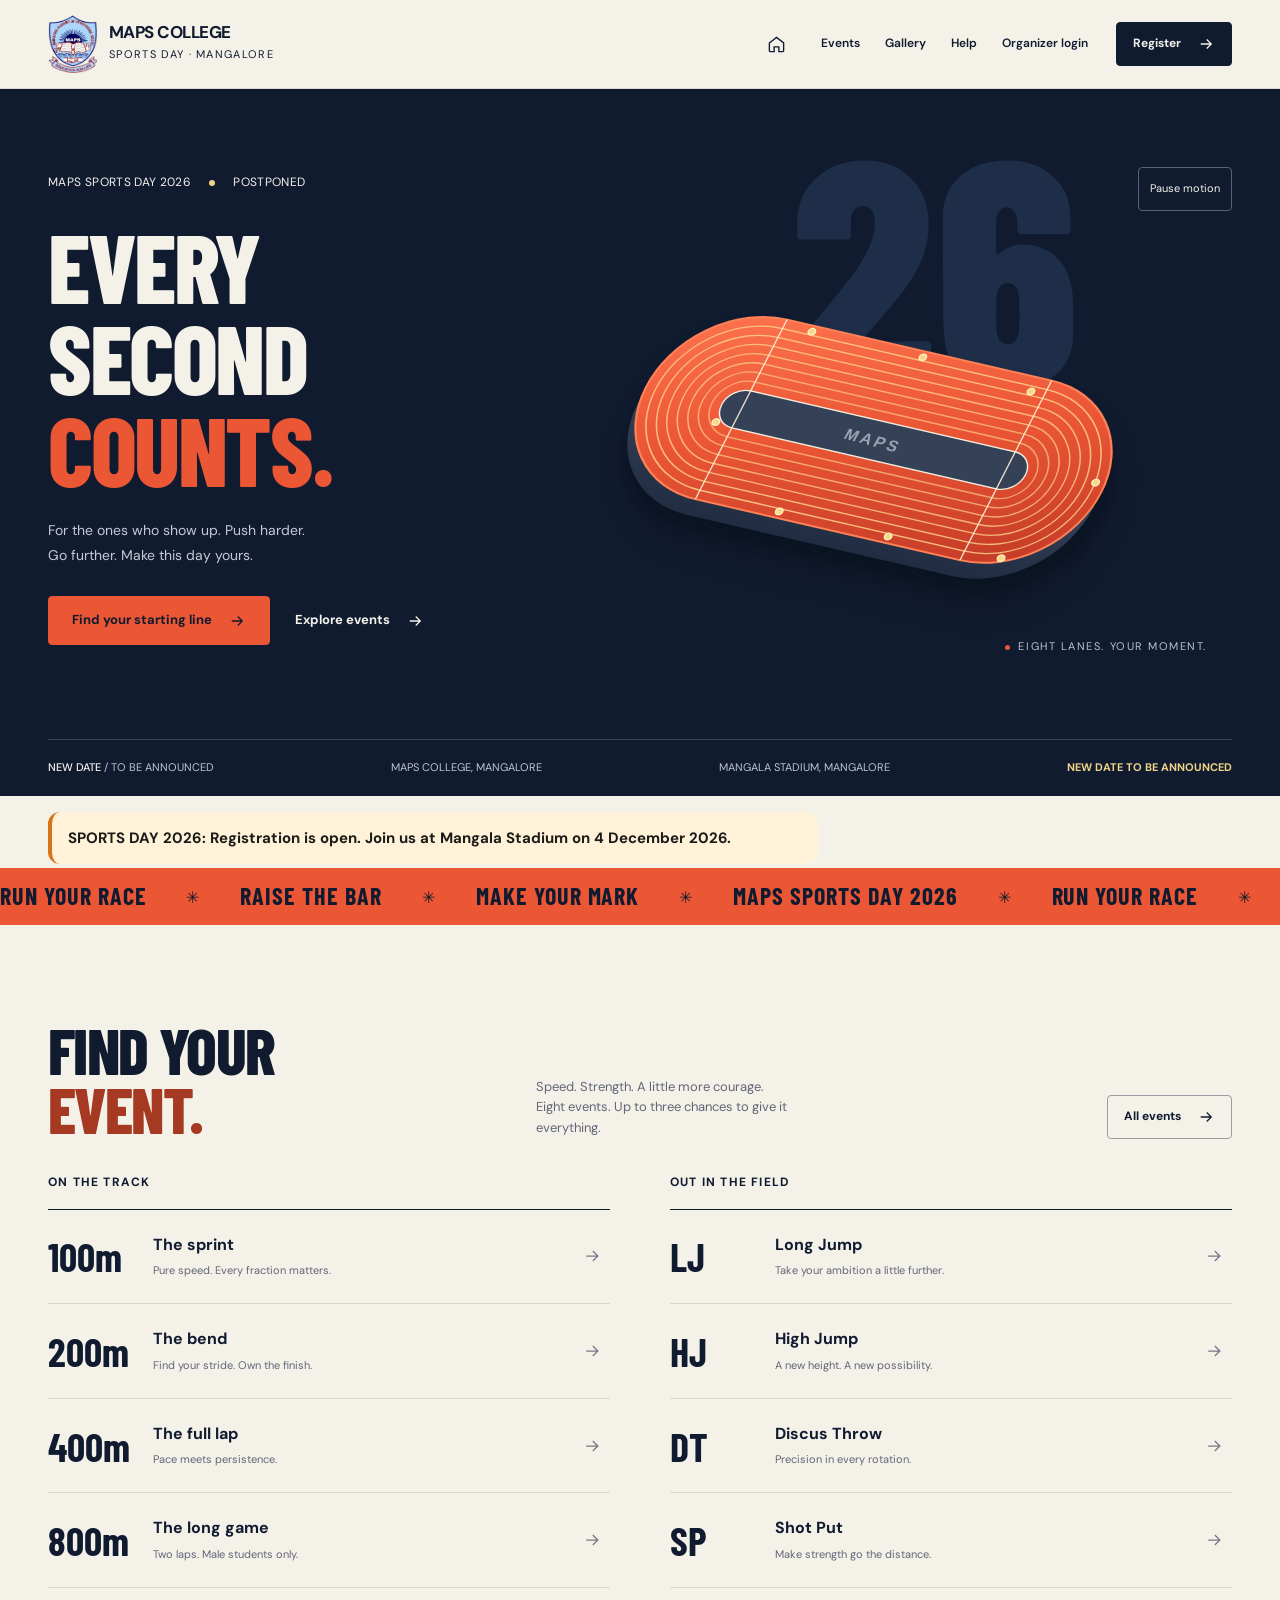
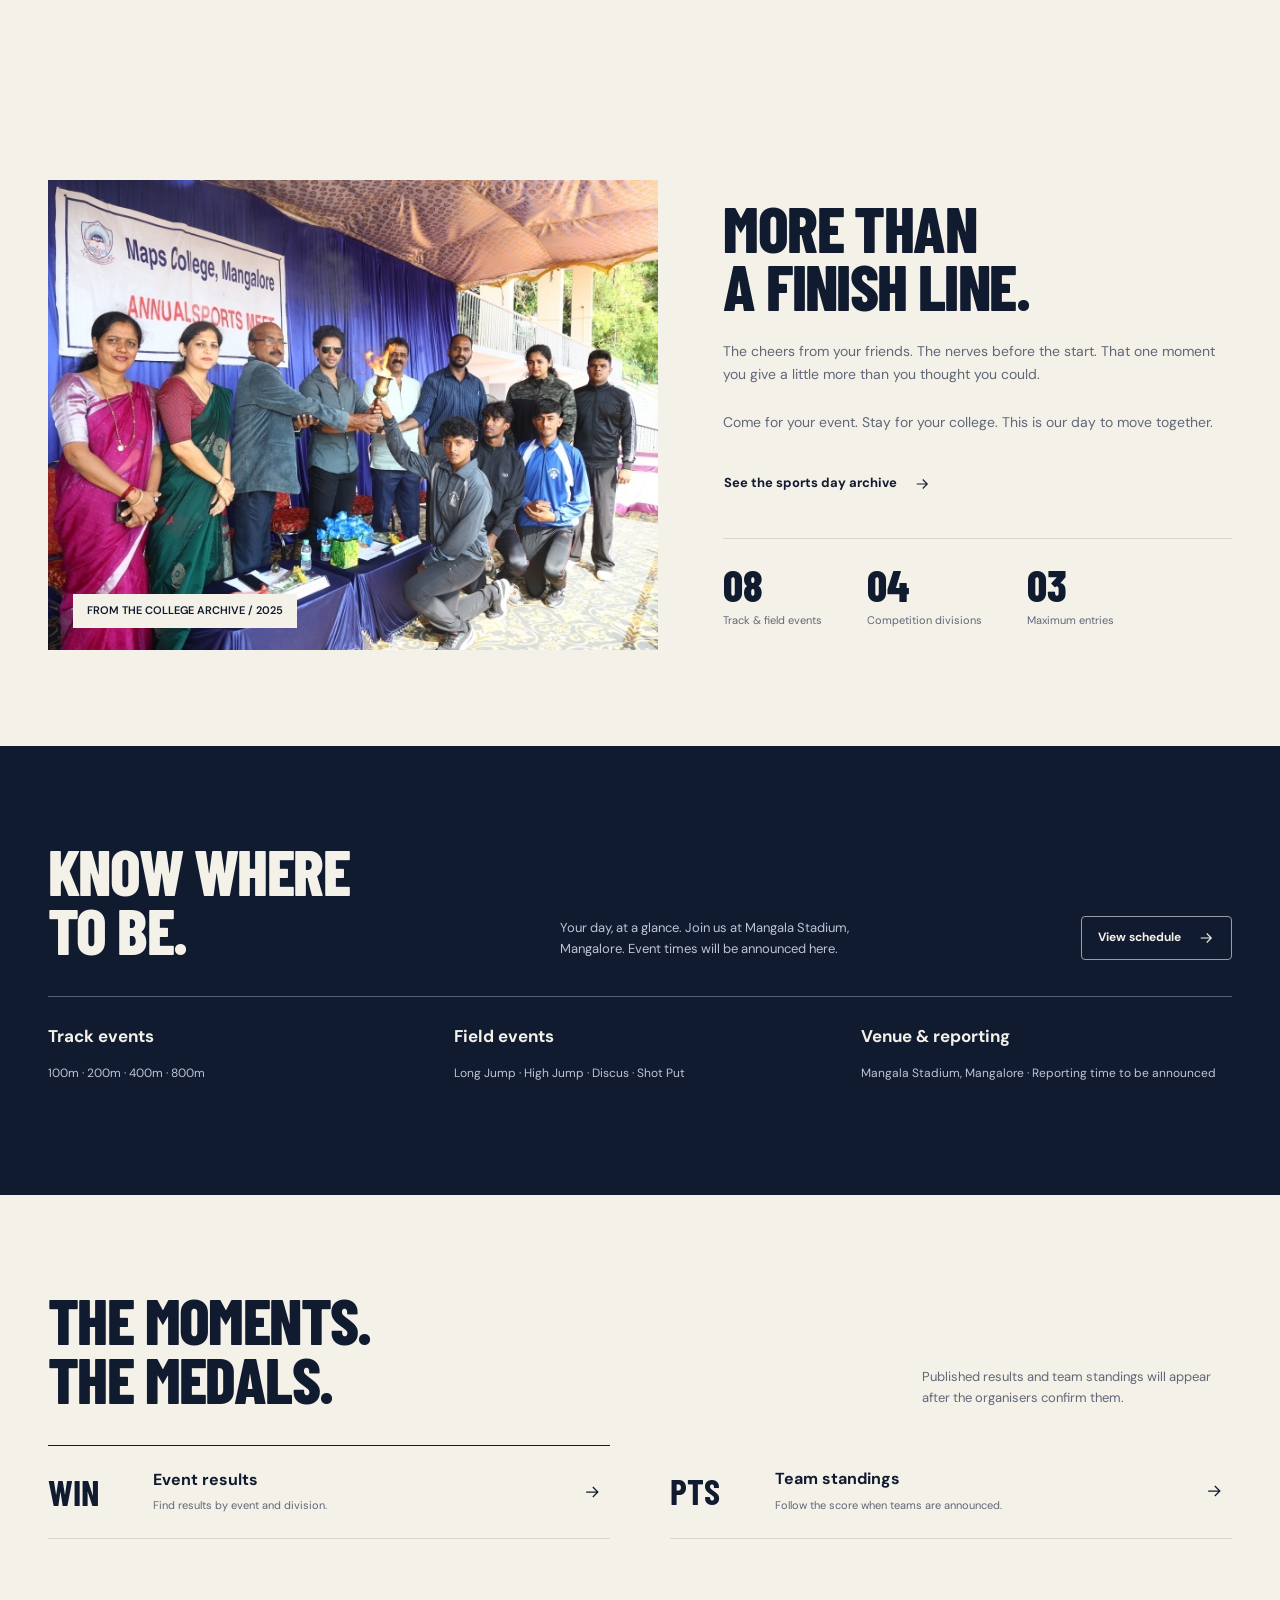
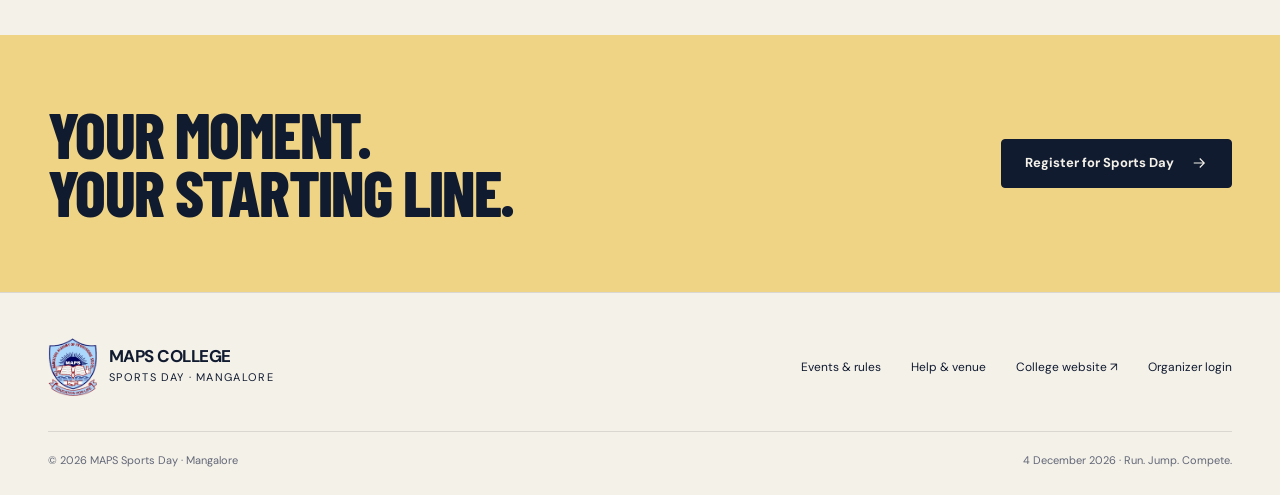
<file: MAPS-Sports-Day-Website/index.html>
<!doctype html>
<html lang="en">
<head>
  <meta charset="utf-8">
  <meta name="viewport" content="width=device-width, initial-scale=1">
  <meta name="theme-color" content="#f4f1e9">
  <meta name="description" content="MAPS College Sports Day 2026 — Mangalore. Join us at Mangala Stadium on 4 December 2026.">
  <title>Sports Day 2026 · MAPS Sports Day</title>
  <link rel="stylesheet" href="style.css">
</head>
<body data-page="home">
  <a class="skip" href="#main">Skip to content</a>
  <header class="masthead">
    <nav class="nav container" aria-label="Main navigation">
      <a class="brand" href="index.html" aria-label="MAPS Sports Day home">
        <span class="brand-image"><img src="assets/images/maps-logo.png" alt=""></span>
        <span><strong>MAPS COLLEGE</strong><span>Sports Day · Mangalore</span></span>
      </a>
      <div class="nav-links" id="primary-navigation"><a class="nav-home" href="index.html" aria-label="Home" title="Home"><svg viewBox="0 0 24 24" fill="none" stroke="currentColor" stroke-width="1.7" aria-hidden="true"><path d="m3 10 9-7 9 7v10a1 1 0 0 1-1 1h-5v-6H9v6H4a1 1 0 0 1-1-1z"/></svg></a>
        <a href="pages/events.html">Events</a>
        <a href="pages/gallery.html">Gallery</a>
        <a href="pages/help.html">Help</a><a href="pages/organizer-login.html">Organizer login</a>
      </div>
      <a class="button small" href="pages/register.html">Register <svg viewBox="0 0 24 24" fill="none" stroke="currentColor" stroke-width="1.7" aria-hidden="true"><path d="M5 12h14M13 6l6 6-6 6"/></svg></a>
      <button class="menu-toggle" type="button" aria-label="Open navigation" aria-expanded="false" aria-controls="primary-navigation">
        <svg viewBox="0 0 24 24" fill="none" stroke="currentColor" stroke-width="1.7" aria-hidden="true"><path d="M4 8h16M4 16h16"/></svg>
      </button>
    </nav>
  </header>

  <main id="main">
    <section class="hero" aria-labelledby="hero-title">
      <div class="hero-inner container">
        <div class="hero-copy">
          <p class="event-line"><span>MAPS SPORTS DAY 2026</span><i aria-hidden="true"></i><span>POSTPONED</span></p>
          <h1 id="hero-title">Every<br>Second<span>Counts.</span></h1>
          <p class="hero-description">For the ones who show up. Push harder.<br>Go further. Make this day yours.</p>
          <div class="hero-actions">
            <a class="button red" href="pages/register.html">Find your starting line <svg viewBox="0 0 24 24" fill="none" stroke="currentColor" stroke-width="1.7" aria-hidden="true"><path d="M5 12h14M13 6l6 6-6 6"/></svg></a>
            <a class="button text" href="pages/events.html">Explore events <svg viewBox="0 0 24 24" fill="none" stroke="currentColor" stroke-width="1.7" aria-hidden="true"><path d="M5 12h14M13 6l6 6-6 6"/></svg></a>
          </div>
        </div>
        <div class="hero-visual" aria-label="Illustration of a MAPS athletics track">
          <span class="year-graphic" aria-hidden="true">26</span>
          <img class="track-art" src="assets/images/track-scene.svg" alt="Eight-lane red running track around a MAPS infield">
          <button class="scene-toggle" type="button" aria-pressed="false">Pause motion</button>
          <p class="scene-caption"><span aria-hidden="true"></span>Eight lanes. Your moment.</p>
        </div>
      </div>
      <div class="hero-bottom container">
        <span><strong>NEW DATE</strong> / TO BE ANNOUNCED</span>
        <span>MAPS COLLEGE, MANGALORE</span>
        <span>MANGALA STADIUM, MANGALORE</span>
        <span class="countdown">NEW DATE TO BE ANNOUNCED</span>
      </div>
    </section>

    <div class="container" style="margin-top: 1rem; margin-bottom: 0.25rem;">
      <p style="margin: 0; padding: 0.9rem 1rem; border-left: 4px solid #d97318; border-radius: 12px; background: #fff2d8; color: #1c1b1a; font-weight: 700; line-height: 1.6;">
        <strong>SPORTS DAY 2026:</strong> Registration is open. Join us at Mangala Stadium on 4 December 2026.
      </p>
    </div>

    <div class="ticker" aria-label="Run your race. Raise the bar. Make your mark. MAPS Sports Day 2026.">
      <div class="ticker-track" aria-hidden="true">
        <span>Run your race <b>✳</b> Raise the bar <b>✳</b> Make your mark <b>✳</b> MAPS Sports Day 2026 <b>✳</b></span>
        <span>Run your race <b>✳</b> Raise the bar <b>✳</b> Make your mark <b>✳</b> MAPS Sports Day 2026 <b>✳</b></span>
      </div>
    </div>

    <section class="section container reveal" id="events" aria-labelledby="events-title">
      <div class="section-head">
        <h2 id="events-title">Find your<br><span>event.</span></h2>
        <p>Speed. Strength. A little more courage.<br>Eight events. Up to three chances to give it everything.</p>
        <a class="button outline small" href="pages/events.html">All events <svg viewBox="0 0 24 24" fill="none" stroke="currentColor" stroke-width="1.7" aria-hidden="true"><path d="M5 12h14M13 6l6 6-6 6"/></svg></a>
      </div>
      <div class="event-preview">
        <div>
          <h3 class="track-tag">On the track</h3>
          <div class="event-list">
            <a class="event-row" href="pages/events.html#catalog"><span class="distance">100m</span><span><strong>The sprint</strong><small>Pure speed. Every fraction matters.</small></span><svg viewBox="0 0 24 24" fill="none" stroke="currentColor" stroke-width="1.5" aria-hidden="true"><path d="M5 12h14M13 6l6 6-6 6"/></svg></a>
            <a class="event-row" href="pages/events.html#catalog"><span class="distance">200m</span><span><strong>The bend</strong><small>Find your stride. Own the finish.</small></span><svg viewBox="0 0 24 24" fill="none" stroke="currentColor" stroke-width="1.5" aria-hidden="true"><path d="M5 12h14M13 6l6 6-6 6"/></svg></a>
            <a class="event-row" href="pages/events.html#catalog"><span class="distance">400m</span><span><strong>The full lap</strong><small>Pace meets persistence.</small></span><svg viewBox="0 0 24 24" fill="none" stroke="currentColor" stroke-width="1.5" aria-hidden="true"><path d="M5 12h14M13 6l6 6-6 6"/></svg></a>
            <a class="event-row" href="pages/events.html#catalog"><span class="distance">800m</span><span><strong>The long game</strong><small>Two laps. Male students only.</small></span><svg viewBox="0 0 24 24" fill="none" stroke="currentColor" stroke-width="1.5" aria-hidden="true"><path d="M5 12h14M13 6l6 6-6 6"/></svg></a>
          </div>
        </div>
        <div>
          <h3 class="track-tag">Out in the field</h3>
          <div class="event-list">
            <a class="event-row" href="pages/events.html#catalog"><span class="distance">LJ</span><span><strong>Long Jump</strong><small>Take your ambition a little further.</small></span><svg viewBox="0 0 24 24" fill="none" stroke="currentColor" stroke-width="1.5" aria-hidden="true"><path d="M5 12h14M13 6l6 6-6 6"/></svg></a>
            <a class="event-row" href="pages/events.html#catalog"><span class="distance">HJ</span><span><strong>High Jump</strong><small>A new height. A new possibility.</small></span><svg viewBox="0 0 24 24" fill="none" stroke="currentColor" stroke-width="1.5" aria-hidden="true"><path d="M5 12h14M13 6l6 6-6 6"/></svg></a>
            <a class="event-row" href="pages/events.html#catalog"><span class="distance">DT</span><span><strong>Discus Throw</strong><small>Precision in every rotation.</small></span><svg viewBox="0 0 24 24" fill="none" stroke="currentColor" stroke-width="1.5" aria-hidden="true"><path d="M5 12h14M13 6l6 6-6 6"/></svg></a>
            <a class="event-row" href="pages/events.html#catalog"><span class="distance">SP</span><span><strong>Shot Put</strong><small>Make strength go the distance.</small></span><svg viewBox="0 0 24 24" fill="none" stroke="currentColor" stroke-width="1.5" aria-hidden="true"><path d="M5 12h14M13 6l6 6-6 6"/></svg></a>
          </div>
        </div>
      </div>
    </section>

    <section class="section container photo-story reveal" aria-labelledby="archive-title">
      <div class="feature-photo">
        <img src="assets/images/sports-2025-a.jpg" alt="Students and organisers together at the MAPS Sports Meet 2025" loading="lazy">
        <span class="photo-label">FROM THE COLLEGE ARCHIVE / 2025</span>
      </div>
      <div>
        <h2 id="archive-title">More than<br>a finish line.</h2>
        <p>The cheers from your friends. The nerves before the start. That one moment you give a little more than you thought you could.</p>
        <p>Come for your event. Stay for your college. This is our day to move together.</p>
        <a class="button text" href="pages/gallery.html">See the sports day archive <svg viewBox="0 0 24 24" fill="none" stroke="currentColor" stroke-width="1.5" aria-hidden="true"><path d="M5 12h14M13 6l6 6-6 6"/></svg></a>
        <div class="story-numbers" aria-label="Sports Day at a glance">
          <div><strong>08</strong><span>Track &amp; field events</span></div>
          <div><strong>04</strong><span>Competition divisions</span></div>
          <div><strong>03</strong><span>Maximum entries</span></div>
        </div>
      </div>
    </section>

    <section class="section dark-section reveal" aria-labelledby="schedule-title">
      <div class="container">
        <div class="section-head">
          <h2 id="schedule-title">Know where<br>to be.</h2>
          <p>Your day, at a glance. Join us at Mangala Stadium, Mangalore. Event times will be announced here.</p>
          <a class="button outline small" href="pages/schedule.html">View schedule <svg viewBox="0 0 24 24" fill="none" stroke="currentColor" stroke-width="1.5" aria-hidden="true"><path d="M5 12h14M13 6l6 6-6 6"/></svg></a>
        </div>
        <div class="schedule-preview">
          <div><strong>Track events</strong><span>100m · 200m · 400m · 800m</span></div>
          <div><strong>Field events</strong><span>Long Jump · High Jump · Discus · Shot Put</span></div>
          <div><strong>Venue &amp; reporting</strong><span>Mangala Stadium, Mangalore · Reporting time to be announced</span></div>
        </div>
      </div>
    </section>

    <section class="section container reveal" aria-labelledby="results-title">
      <div class="section-head">
        <h2 id="results-title">The moments.<br>The medals.</h2>
        <p>Published results and team standings will appear after the organisers confirm them.</p>
      </div>
      <div class="results-preview">
        <a class="result-link" href="pages/results.html"><span class="mark">WIN</span><span><strong>Event results</strong><small>Find results by event and division.</small></span><svg viewBox="0 0 24 24" fill="none" stroke="currentColor" stroke-width="1.5" aria-hidden="true"><path d="M5 12h14M13 6l6 6-6 6"/></svg></a>
        <a class="result-link" href="pages/standings.html"><span class="mark">PTS</span><span><strong>Team standings</strong><small>Follow the score when teams are announced.</small></span><svg viewBox="0 0 24 24" fill="none" stroke="currentColor" stroke-width="1.5" aria-hidden="true"><path d="M5 12h14M13 6l6 6-6 6"/></svg></a>
      </div>
    </section>

    <section class="closing">
      <div class="closing-inner container">
        <h2>Your moment.<br>Your starting line.</h2>
        <a class="button" href="pages/register.html">Register for Sports Day <svg viewBox="0 0 24 24" fill="none" stroke="currentColor" stroke-width="1.5" aria-hidden="true"><path d="M5 12h14M13 6l6 6-6 6"/></svg></a>
      </div>
    </section>
  </main>

  <footer class="footer">
    <div class="container">
      <div class="footer-top">
        <a class="brand" href="index.html" aria-label="MAPS Sports Day home">
          <span class="brand-image"><img src="assets/images/maps-logo.png" alt=""></span>
          <span><strong>MAPS COLLEGE</strong><span>Sports Day · Mangalore</span></span>
        </a>
        <nav class="footer-links" aria-label="Footer links">
          <a href="pages/events.html">Events &amp; rules</a>
          <a href="pages/help.html">Help &amp; venue</a>
          <a href="https://mapsmangalore.com/" target="_blank" rel="noopener">College website ↗</a>
          <a href="pages/organizer-login.html">Organizer login</a>
        </nav>
      </div>
      <div class="footer-bottom"><span>© 2026 MAPS Sports Day · Mangalore</span><span>4 December 2026 · Run. Jump. Compete.</span></div>
    </div>
  </footer>
  <script src="script.js" defer></script>
</body>
</html>
</file>
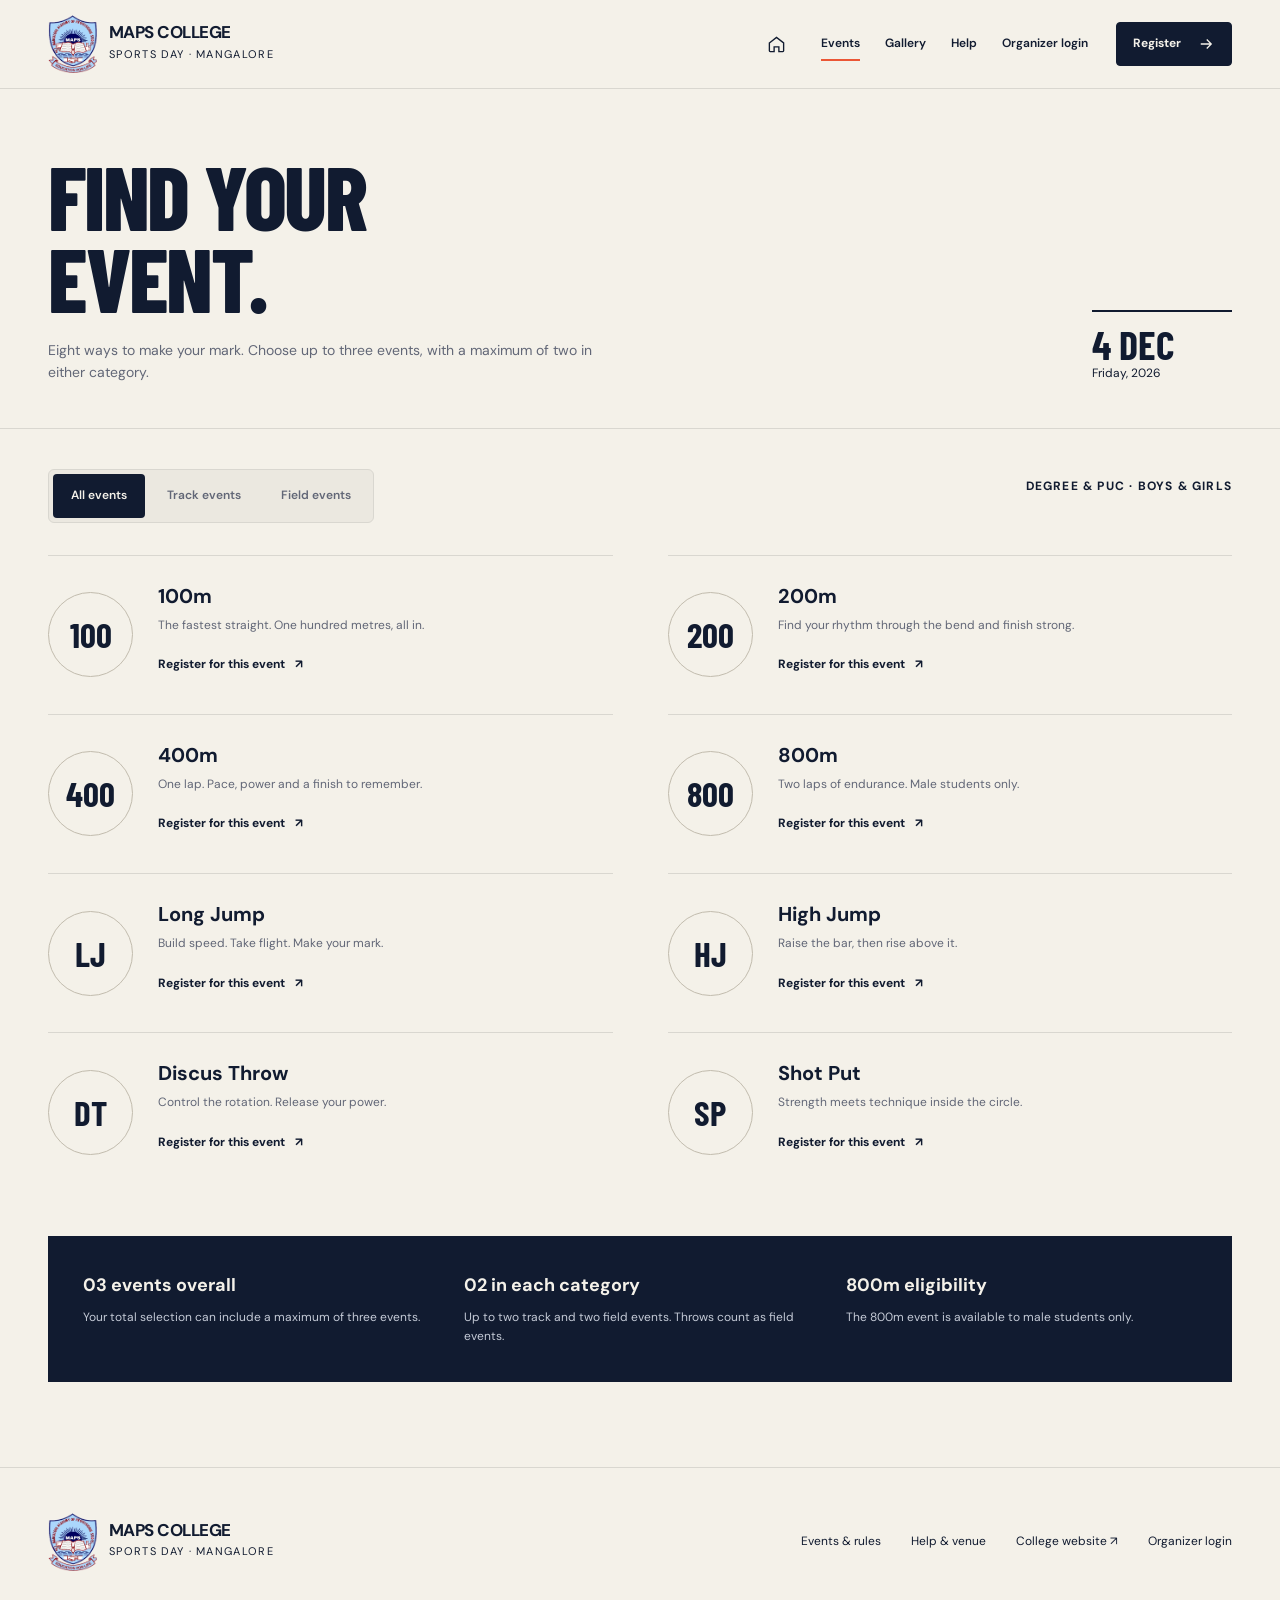
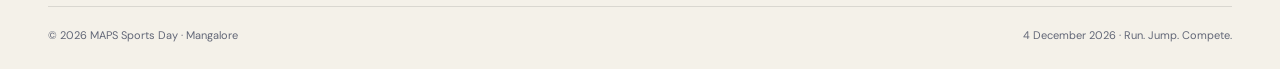
<file: MAPS-Sports-Day-Website/pages/events.html>
<!doctype html>
<html lang="en">
<head>
  <meta charset="utf-8"><meta name="viewport" content="width=device-width, initial-scale=1"><meta name="theme-color" content="#f4f1e9">
  <title>Events · MAPS Sports Day 2026</title>
  <link rel="stylesheet" href="../style.css">
</head>
<body data-page="events">
  <a class="skip" href="#main">Skip to content</a>
  <header class="masthead"><nav class="nav container" aria-label="Main navigation">
    <a class="brand" href="../index.html" aria-label="MAPS Sports Day home"><span class="brand-image"><img src="../assets/images/maps-logo.png" alt=""></span><span><strong>MAPS COLLEGE</strong><span>Sports Day · Mangalore</span></span></a>
    <div class="nav-links" id="primary-navigation"><a class="nav-home" href="../index.html" aria-label="Home" title="Home"><svg viewBox="0 0 24 24" fill="none" stroke="currentColor" stroke-width="1.7" aria-hidden="true"><path d="m3 10 9-7 9 7v10a1 1 0 0 1-1 1h-5v-6H9v6H4a1 1 0 0 1-1-1z"/></svg></a><a href="events.html">Events</a><a href="gallery.html">Gallery</a><a href="help.html">Help</a><a href="organizer-login.html">Organizer login</a></div>
    <a class="button small" href="register.html">Register <svg viewBox="0 0 24 24" fill="none" stroke="currentColor" stroke-width="1.7" aria-hidden="true"><path d="M5 12h14M13 6l6 6-6 6"/></svg></a>
    <button class="menu-toggle" type="button" aria-label="Open navigation" aria-expanded="false" aria-controls="primary-navigation"><svg viewBox="0 0 24 24" fill="none" stroke="currentColor" stroke-width="1.7" aria-hidden="true"><path d="M4 8h16M4 16h16"/></svg></button>
  </nav></header>
  <main id="main">
    <section class="page-hero"><div class="container"><div class="page-title-line"><div><h1>Find your<br>event.</h1><p>Eight ways to make your mark. Choose up to three events, with a maximum of two in either category.</p></div><div class="date-stamp">    <strong>4 DEC</strong>Friday, 2026</div></div></div></section>
    <section class="content container">
      <div class="toolbar">
        <div class="segmented" role="group" aria-label="Filter events">
          <button type="button" data-event-filter="all" aria-pressed="true">All events</button>
          <button type="button" data-event-filter="track" aria-pressed="false">Track events</button>
          <button type="button" data-event-filter="field" aria-pressed="false">Field events</button>
        </div>
        <span class="track-tag">Degree &amp; PUC · Boys &amp; Girls</span>
      </div>
      <div class="event-catalog" id="catalog">
        <article class="catalog-item" data-event-card data-kind="track"><span class="catalog-mark">100</span><div><h3>100m</h3><p>The fastest straight. One hundred metres, all in.</p><a href="register.html?event=100m">Register for this event <span aria-hidden="true">↗</span></a></div></article>
        <article class="catalog-item" data-event-card data-kind="track"><span class="catalog-mark">200</span><div><h3>200m</h3><p>Find your rhythm through the bend and finish strong.</p><a href="register.html?event=200m">Register for this event <span aria-hidden="true">↗</span></a></div></article>
        <article class="catalog-item" data-event-card data-kind="track"><span class="catalog-mark">400</span><div><h3>400m</h3><p>One lap. Pace, power and a finish to remember.</p><a href="register.html?event=400m">Register for this event <span aria-hidden="true">↗</span></a></div></article>
        <article class="catalog-item" data-event-card data-kind="track"><span class="catalog-mark">800</span><div><h3>800m</h3><p>Two laps of endurance. Male students only.</p><a href="register.html?event=800m">Register for this event <span aria-hidden="true">↗</span></a></div></article>
        <article class="catalog-item" data-event-card data-kind="field"><span class="catalog-mark">LJ</span><div><h3>Long Jump</h3><p>Build speed. Take flight. Make your mark.</p><a href="register.html?event=Long%20Jump">Register for this event <span aria-hidden="true">↗</span></a></div></article>
        <article class="catalog-item" data-event-card data-kind="field"><span class="catalog-mark">HJ</span><div><h3>High Jump</h3><p>Raise the bar, then rise above it.</p><a href="register.html?event=High%20Jump">Register for this event <span aria-hidden="true">↗</span></a></div></article>
        <article class="catalog-item" data-event-card data-kind="field"><span class="catalog-mark">DT</span><div><h3>Discus Throw</h3><p>Control the rotation. Release your power.</p><a href="register.html?event=Discus%20Throw">Register for this event <span aria-hidden="true">↗</span></a></div></article>
        <article class="catalog-item" data-event-card data-kind="field"><span class="catalog-mark">SP</span><div><h3>Shot Put</h3><p>Strength meets technique inside the circle.</p><a href="register.html?event=Shot%20Put">Register for this event <span aria-hidden="true">↗</span></a></div></article>
      </div>
      <div class="rules-strip" aria-label="Event entry rules">
        <div><strong>03 events overall</strong><p>Your total selection can include a maximum of three events.</p></div>
        <div><strong>02 in each category</strong><p>Up to two track and two field events. Throws count as field events.</p></div>
        <div><strong>800m eligibility</strong><p>The 800m event is available to male students only.</p></div>
      </div>
    </section>
  </main>
  <footer class="footer"><div class="container"><div class="footer-top"><a class="brand" href="../index.html" aria-label="MAPS Sports Day home"><span class="brand-image"><img src="../assets/images/maps-logo.png" alt=""></span><span><strong>MAPS COLLEGE</strong><span>Sports Day · Mangalore</span></span></a><nav class="footer-links" aria-label="Footer links"><a href="events.html">Events &amp; rules</a><a href="help.html">Help &amp; venue</a><a href="https://mapsmangalore.com/" target="_blank" rel="noopener">College website ↗</a><a href="organizer-login.html">Organizer login</a></nav></div><div class="footer-bottom"><span>© 2026 MAPS Sports Day · Mangalore</span>  <span>4 December 2026 · Run. Jump. Compete.</span></div></div></footer>
  <script src="../script.js" defer></script>
</body>
</html>
</file>
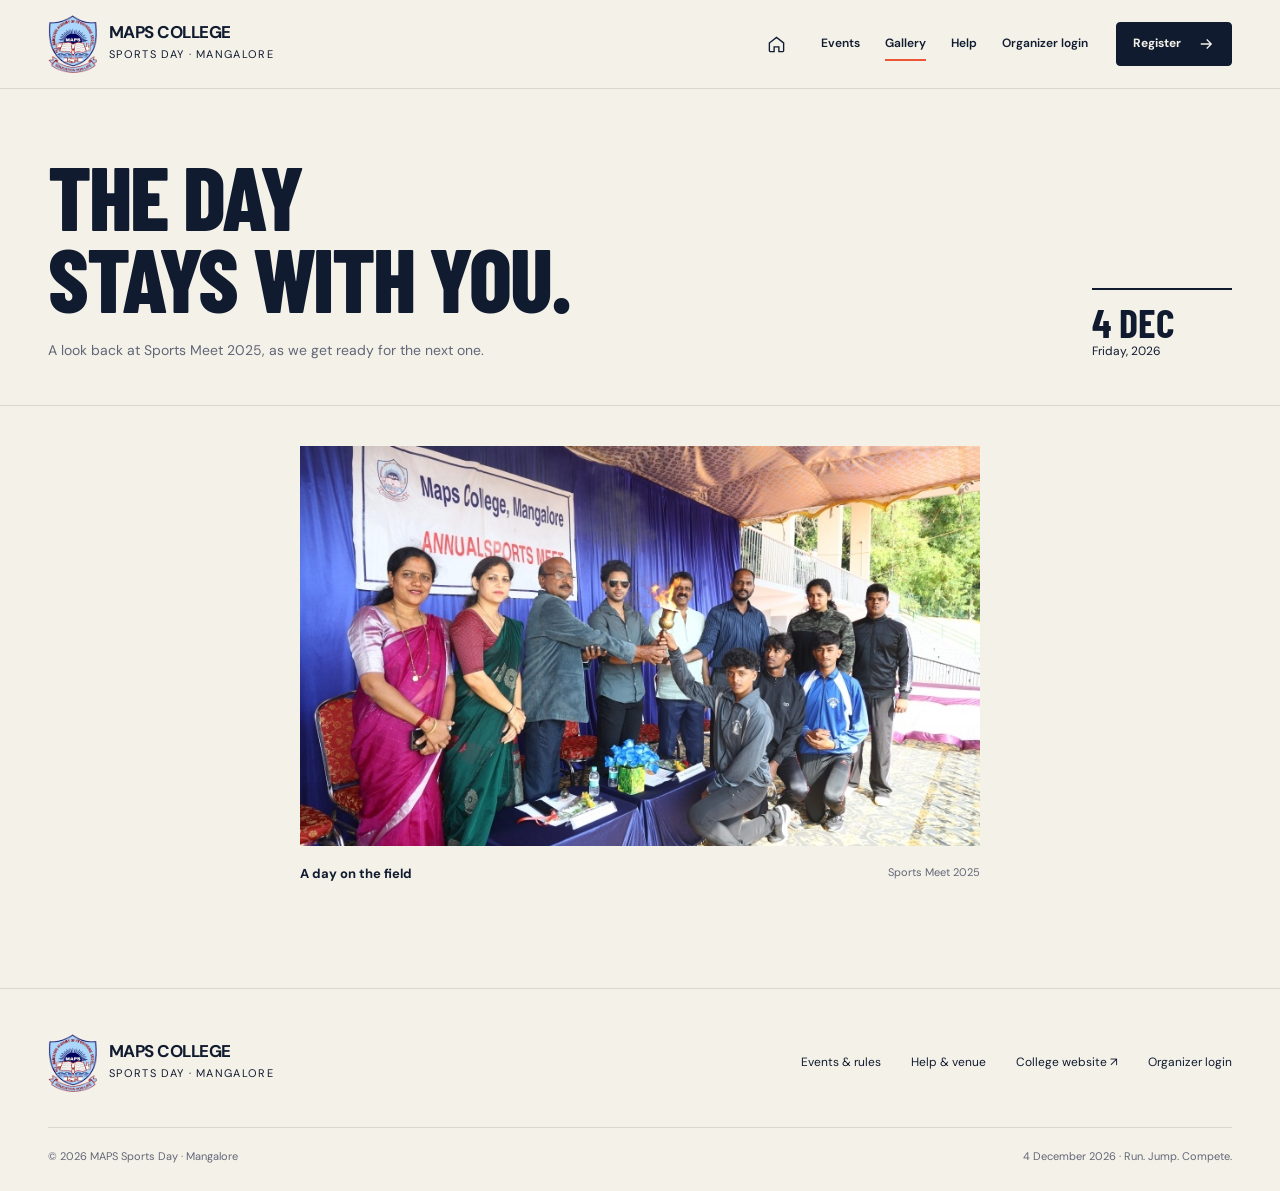
<file: MAPS-Sports-Day-Website/pages/gallery.html>
<!doctype html>
<html lang="en">
<head>
  <meta charset="utf-8"><meta name="viewport" content="width=device-width, initial-scale=1"><meta name="theme-color" content="#f4f1e9">
  <title>Gallery · MAPS Sports Day 2026</title><link rel="stylesheet" href="../style.css">
</head>
<body data-page="gallery">
  <a class="skip" href="#main">Skip to content</a>
  <header class="masthead"><nav class="nav container" aria-label="Main navigation">
    <a class="brand" href="../index.html" aria-label="MAPS Sports Day home"><span class="brand-image"><img src="../assets/images/maps-logo.png" alt=""></span><span><strong>MAPS COLLEGE</strong><span>Sports Day · Mangalore</span></span></a>
    <div class="nav-links" id="primary-navigation"><a class="nav-home" href="../index.html" aria-label="Home" title="Home"><svg viewBox="0 0 24 24" fill="none" stroke="currentColor" stroke-width="1.7" aria-hidden="true"><path d="m3 10 9-7 9 7v10a1 1 0 0 1-1 1h-5v-6H9v6H4a1 1 0 0 1-1-1z"/></svg></a><a href="events.html">Events</a><a href="gallery.html">Gallery</a><a href="help.html">Help</a><a href="organizer-login.html">Organizer login</a></div>
    <a class="button small" href="register.html">Register <svg viewBox="0 0 24 24" fill="none" stroke="currentColor" stroke-width="1.7" aria-hidden="true"><path d="M5 12h14M13 6l6 6-6 6"/></svg></a>
    <button class="menu-toggle" type="button" aria-label="Open navigation" aria-expanded="false" aria-controls="primary-navigation"><svg viewBox="0 0 24 24" fill="none" stroke="currentColor" stroke-width="1.7" aria-hidden="true"><path d="M4 8h16M4 16h16"/></svg></button>
  </nav></header>
  <main id="main">
    <section class="page-hero"><div class="container"><div class="page-title-line"><div><h1>The day<br>stays with you.</h1><p>A look back at Sports Meet 2025, as we get ready for the next one.</p></div><div class="date-stamp">    <strong>4 DEC</strong>Friday, 2026</div></div></div></section>
    <section class="content container">
      <div class="gallery-grid">
        <button class="gallery-button" type="button" data-gallery-image="../assets/images/sports-2025-a.jpg" data-gallery-title="A day on the field">
          <span class="gallery-image"><img src="../assets/images/sports-2025-a.jpg" alt="MAPS students and organisers at the Sports Meet 2025" loading="lazy"></span>
          <span class="gallery-info"><strong>A day on the field</strong><span>Sports Meet 2025</span></span>
        </button>
      </div>
    </section>
  </main>
  <dialog id="gallery-dialog" aria-label="Sports Day photo">
    <img src="../assets/images/sports-2025-a.jpg" alt="" id="gallery-dialog-image">
    <div class="dialog-foot"><span id="gallery-dialog-caption">A day on the field</span><button class="dialog-close" type="button" data-dialog-close>Close</button></div>
  </dialog>
  <footer class="footer"><div class="container"><div class="footer-top"><a class="brand" href="../index.html" aria-label="MAPS Sports Day home"><span class="brand-image"><img src="../assets/images/maps-logo.png" alt=""></span><span><strong>MAPS COLLEGE</strong><span>Sports Day · Mangalore</span></span></a><nav class="footer-links" aria-label="Footer links"><a href="events.html">Events &amp; rules</a><a href="help.html">Help &amp; venue</a><a href="https://mapsmangalore.com/" target="_blank" rel="noopener">College website ↗</a><a href="organizer-login.html">Organizer login</a></nav></div><div class="footer-bottom"><span>© 2026 MAPS Sports Day · Mangalore</span>  <span>4 December 2026 · Run. Jump. Compete.</span></div></div></footer>
  <script src="../script.js" defer></script>
</body>
</html>
</file>
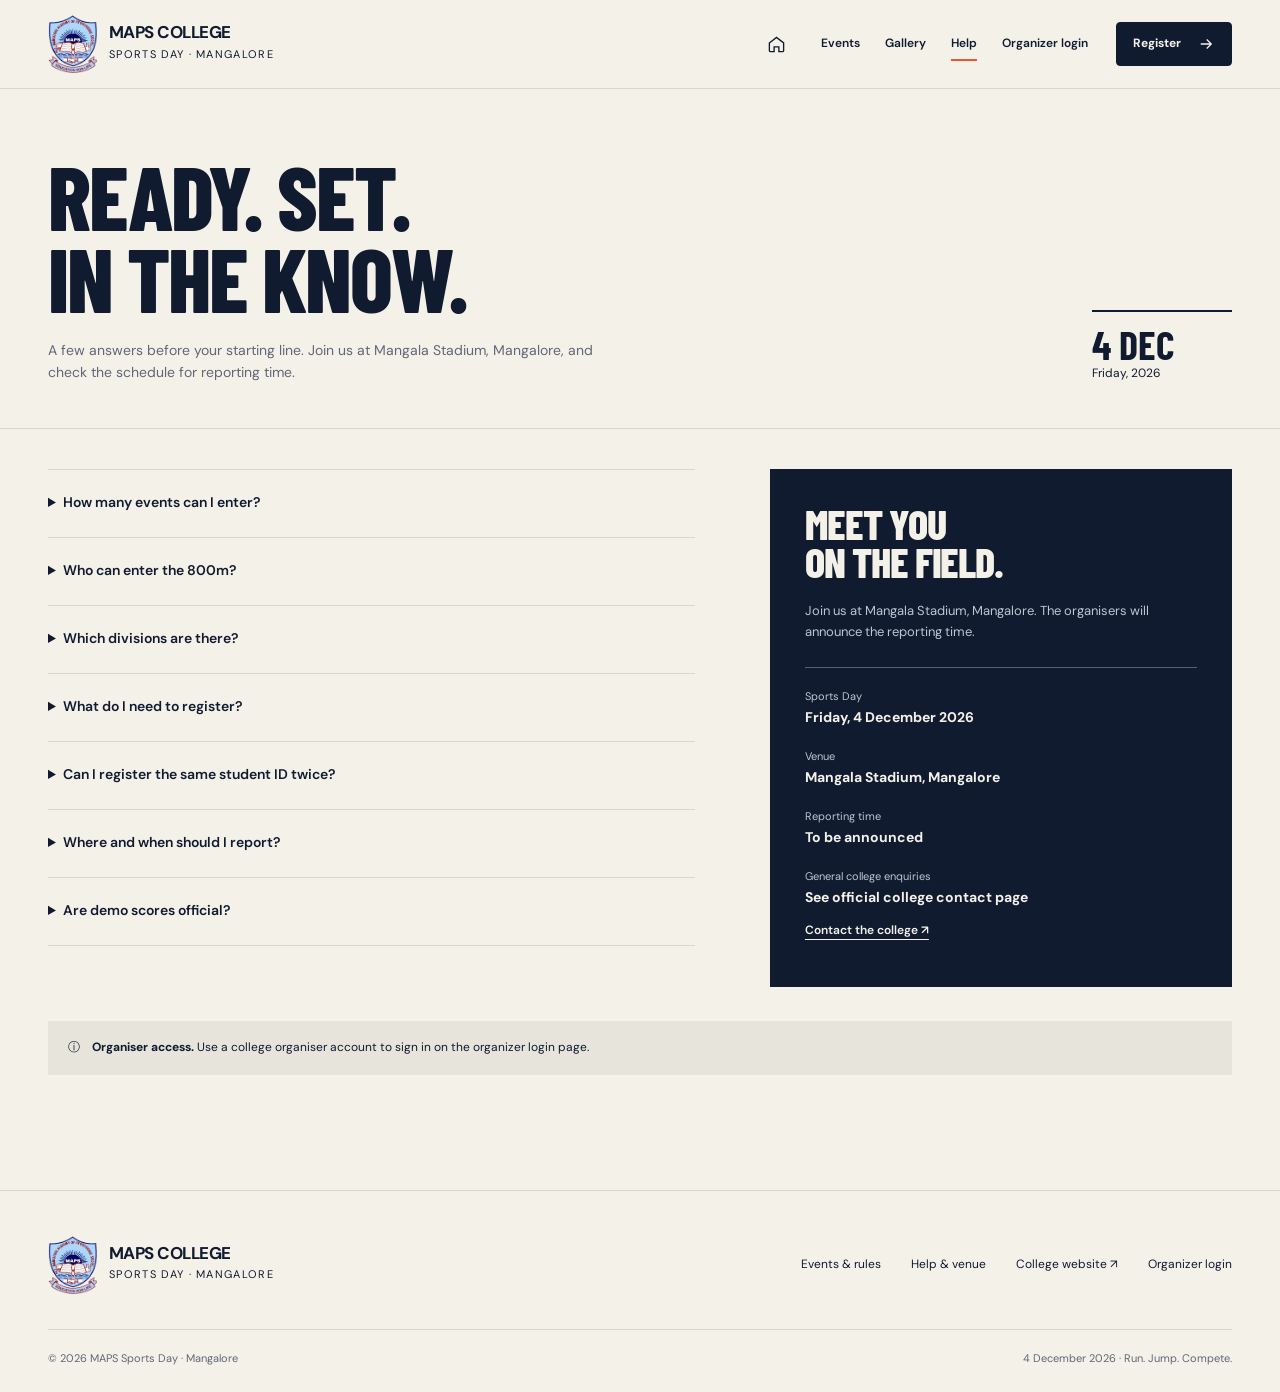
<file: MAPS-Sports-Day-Website/pages/help.html>
<!doctype html>
<html lang="en">
<head>
  <meta charset="utf-8"><meta name="viewport" content="width=device-width, initial-scale=1"><meta name="theme-color" content="#f4f1e9">
  <title>Help &amp; venue · MAPS Sports Day 2026</title><link rel="stylesheet" href="../style.css">
</head>
<body data-page="help">
  <a class="skip" href="#main">Skip to content</a>
  <header class="masthead"><nav class="nav container" aria-label="Main navigation">
    <a class="brand" href="../index.html" aria-label="MAPS Sports Day home"><span class="brand-image"><img src="../assets/images/maps-logo.png" alt=""></span><span><strong>MAPS COLLEGE</strong><span>Sports Day · Mangalore</span></span></a>
    <div class="nav-links" id="primary-navigation"><a class="nav-home" href="../index.html" aria-label="Home" title="Home"><svg viewBox="0 0 24 24" fill="none" stroke="currentColor" stroke-width="1.7" aria-hidden="true"><path d="m3 10 9-7 9 7v10a1 1 0 0 1-1 1h-5v-6H9v6H4a1 1 0 0 1-1-1z"/></svg></a><a href="events.html">Events</a><a href="gallery.html">Gallery</a><a href="help.html">Help</a><a href="organizer-login.html">Organizer login</a></div>
    <a class="button small" href="register.html">Register <svg viewBox="0 0 24 24" fill="none" stroke="currentColor" stroke-width="1.7" aria-hidden="true"><path d="M5 12h14M13 6l6 6-6 6"/></svg></a>
    <button class="menu-toggle" type="button" aria-label="Open navigation" aria-expanded="false" aria-controls="primary-navigation"><svg viewBox="0 0 24 24" fill="none" stroke="currentColor" stroke-width="1.7" aria-hidden="true"><path d="M4 8h16M4 16h16"/></svg></button>
  </nav></header>
  <main id="main">
    <section class="page-hero"><div class="container"><div class="page-title-line"><div><h1>Ready. Set.<br>In the know.</h1><p>A few answers before your starting line. Join us at Mangala Stadium, Mangalore, and check the schedule for reporting time.</p></div><div class="date-stamp">    <strong>4 DEC</strong>Friday, 2026</div></div></div></section>
    <section class="content container">
      <div class="help-grid">
        <div class="faq" aria-label="Frequently asked questions">
          <details><summary>How many events can I enter?</summary><p>You can select up to three events overall, with a maximum of two track events and two field events. Throws count as field events.</p></details>
          <details><summary>Who can enter the 800m?</summary><p>The 800m is available to male students only under the college’s current event rules.</p></details>
          <details><summary>Which divisions are there?</summary><p>There are four competition divisions: Degree Boys, Degree Girls, PUC Boys and PUC Girls.</p></details>
          <details><summary>What do I need to register?</summary><p>Have your full name, student ID or USN, course, year, competition category and event choices ready.</p></details>
          <details><summary>Can I register the same student ID twice?</summary><p>Each student should submit one registration. If you need to change an entry, contact the college organisers.</p></details>
          <details><summary>Where and when should I report?</summary><p>Sports Day is on Friday, 4 December 2026, at Mangala Stadium, Mangalore. The reporting time will be announced by the organisers. Check the schedule before travelling.</p></details>
          <details><summary>Are demo scores official?</summary><p>Only results confirmed and published by the organisers are official. This frontend preview does not contain live scores.</p></details>
        </div>
        <aside class="venue-block">
          <h2>Meet you<br>on the field.</h2>
          <p>Join us at Mangala Stadium, Mangalore. The organisers will announce the reporting time.</p>
          <div class="venue-lines">
            <div><small>Sports Day</small><strong>Friday, 4 December 2026</strong></div>
            <div><small>Venue</small><strong>Mangala Stadium, Mangalore</strong></div>
            <div><small>Reporting time</small><strong>To be announced</strong></div>
            <div><small>General college enquiries</small><strong>See official college contact page</strong><a class="inline-link" href="https://mapsmangalore.com/contact-us.php" target="_blank" rel="noopener">Contact the college ↗</a></div>
          </div>
        </aside>
      </div>
      <div class="notice organiser-note" id="organiser"><span aria-hidden="true">ⓘ</span><p><strong>Organiser access.</strong> Use a college organiser account to sign in on the <a href="organizer-login.html">organizer login page</a>.</p></div>
    </section>
  </main>
  <footer class="footer"><div class="container"><div class="footer-top"><a class="brand" href="../index.html" aria-label="MAPS Sports Day home"><span class="brand-image"><img src="../assets/images/maps-logo.png" alt=""></span><span><strong>MAPS COLLEGE</strong><span>Sports Day · Mangalore</span></span></a><nav class="footer-links" aria-label="Footer links"><a href="events.html">Events &amp; rules</a><a href="help.html">Help &amp; venue</a><a href="https://mapsmangalore.com/" target="_blank" rel="noopener">College website ↗</a><a href="#organiser">Organizer login</a></nav></div><div class="footer-bottom"><span>© 2026 MAPS Sports Day · Mangalore</span>  <span>4 December 2026 · Run. Jump. Compete.</span></div></div></footer>
  <script src="../script.js" defer></script>
</body>
</html>
</file>
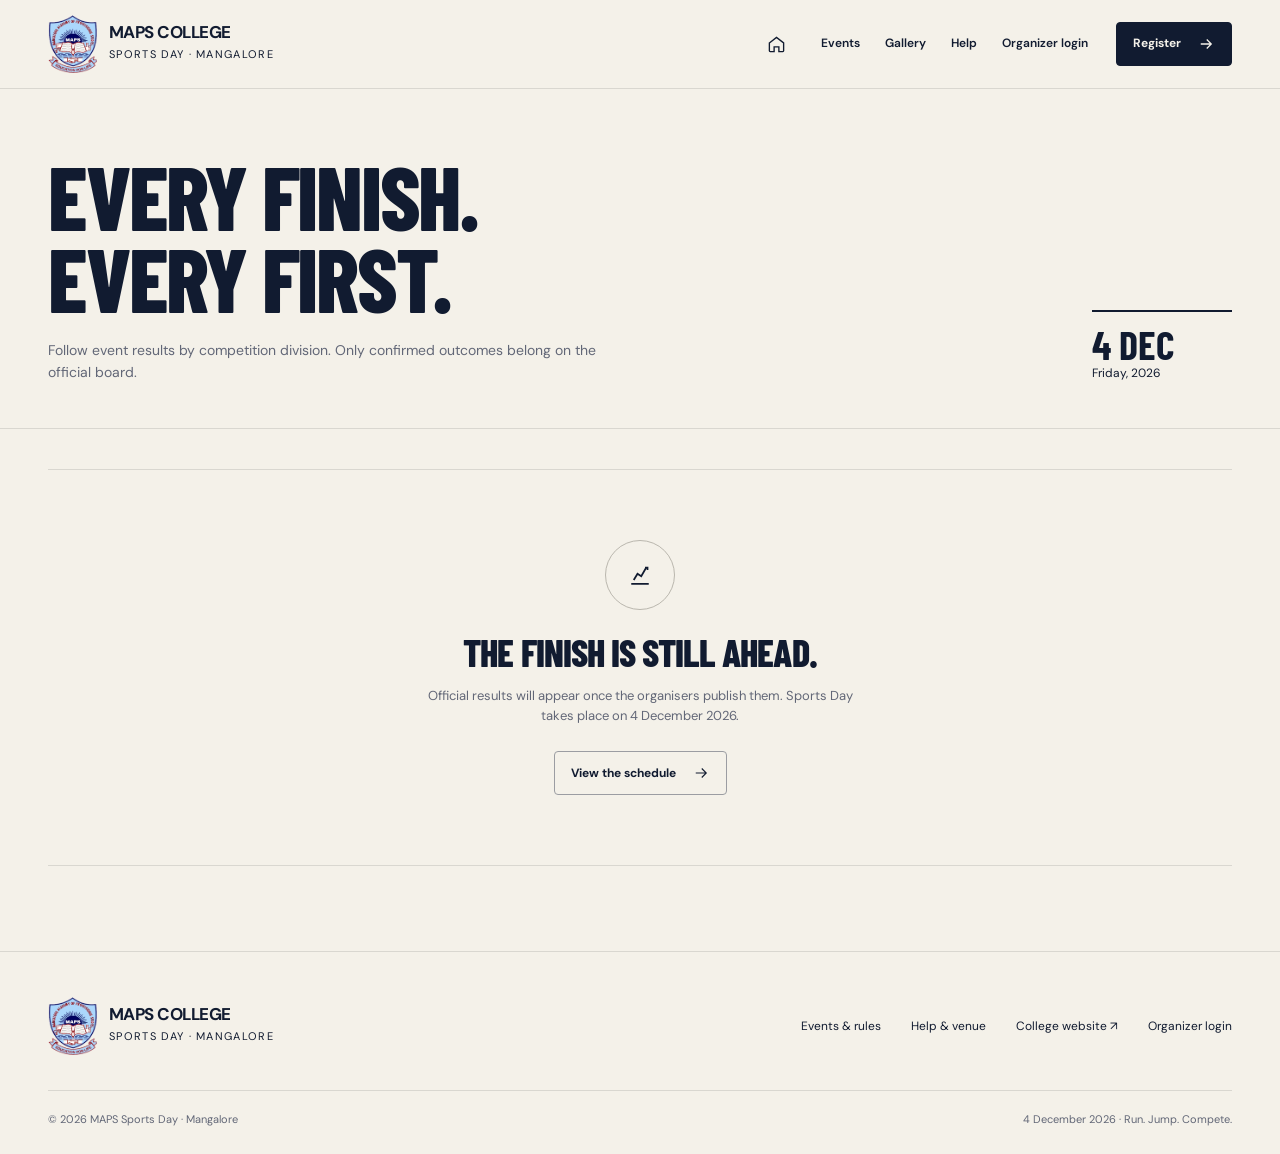
<file: MAPS-Sports-Day-Website/pages/results.html>
<!doctype html>
<html lang="en">
<head>
  <meta charset="utf-8"><meta name="viewport" content="width=device-width, initial-scale=1"><meta name="theme-color" content="#f4f1e9">
  <title>Results · MAPS Sports Day 2026</title><link rel="stylesheet" href="../style.css">
</head>
<body data-page="results">
  <a class="skip" href="#main">Skip to content</a>
  <header class="masthead"><nav class="nav container" aria-label="Main navigation">
    <a class="brand" href="../index.html" aria-label="MAPS Sports Day home"><span class="brand-image"><img src="../assets/images/maps-logo.png" alt=""></span><span><strong>MAPS COLLEGE</strong><span>Sports Day · Mangalore</span></span></a>
    <div class="nav-links" id="primary-navigation"><a class="nav-home" href="../index.html" aria-label="Home" title="Home"><svg viewBox="0 0 24 24" fill="none" stroke="currentColor" stroke-width="1.7" aria-hidden="true"><path d="m3 10 9-7 9 7v10a1 1 0 0 1-1 1h-5v-6H9v6H4a1 1 0 0 1-1-1z"/></svg></a><a href="events.html">Events</a><a href="gallery.html">Gallery</a><a href="help.html">Help</a><a href="organizer-login.html">Organizer login</a></div>
    <a class="button small" href="register.html">Register <svg viewBox="0 0 24 24" fill="none" stroke="currentColor" stroke-width="1.7" aria-hidden="true"><path d="M5 12h14M13 6l6 6-6 6"/></svg></a>
    <button class="menu-toggle" type="button" aria-label="Open navigation" aria-expanded="false" aria-controls="primary-navigation"><svg viewBox="0 0 24 24" fill="none" stroke="currentColor" stroke-width="1.7" aria-hidden="true"><path d="M4 8h16M4 16h16"/></svg></button>
  </nav></header>
  <main id="main">
    <section class="page-hero"><div class="container"><div class="page-title-line"><div><h1>Every finish.<br>Every first.</h1><p>Follow event results by competition division. Only confirmed outcomes belong on the official board.</p></div><div class="date-stamp">    <strong>4 DEC</strong>Friday, 2026</div></div></div></section>
    <section class="content container">
      <div class="empty reveal">
        <div class="empty-art" aria-hidden="true"><svg viewBox="0 0 24 24" fill="none" stroke="currentColor" stroke-width="1.4"><path d="M5 19h14M7 16l3-5 3 2 4-7"/><path d="M16 6h2v2"/></svg></div>
        <h2>The finish is still ahead.</h2>
        <p>Official results will appear once the organisers publish them. Sports Day takes place on 4 December 2026.</p>
        <a class="button outline small" href="schedule.html">View the schedule <svg viewBox="0 0 24 24" fill="none" stroke="currentColor" stroke-width="1.5" aria-hidden="true"><path d="M5 12h14M13 6l6 6-6 6"/></svg></a>
      </div>
    </section>
  </main>
  <footer class="footer"><div class="container"><div class="footer-top"><a class="brand" href="../index.html" aria-label="MAPS Sports Day home"><span class="brand-image"><img src="../assets/images/maps-logo.png" alt=""></span><span><strong>MAPS COLLEGE</strong><span>Sports Day · Mangalore</span></span></a><nav class="footer-links" aria-label="Footer links"><a href="events.html">Events &amp; rules</a><a href="help.html">Help &amp; venue</a><a href="https://mapsmangalore.com/" target="_blank" rel="noopener">College website ↗</a><a href="organizer-login.html">Organizer login</a></nav></div><div class="footer-bottom"><span>© 2026 MAPS Sports Day · Mangalore</span>  <span>4 December 2026 · Run. Jump. Compete.</span></div></div></footer>
  <script src="../script.js" defer></script>
</body>
</html>
</file>
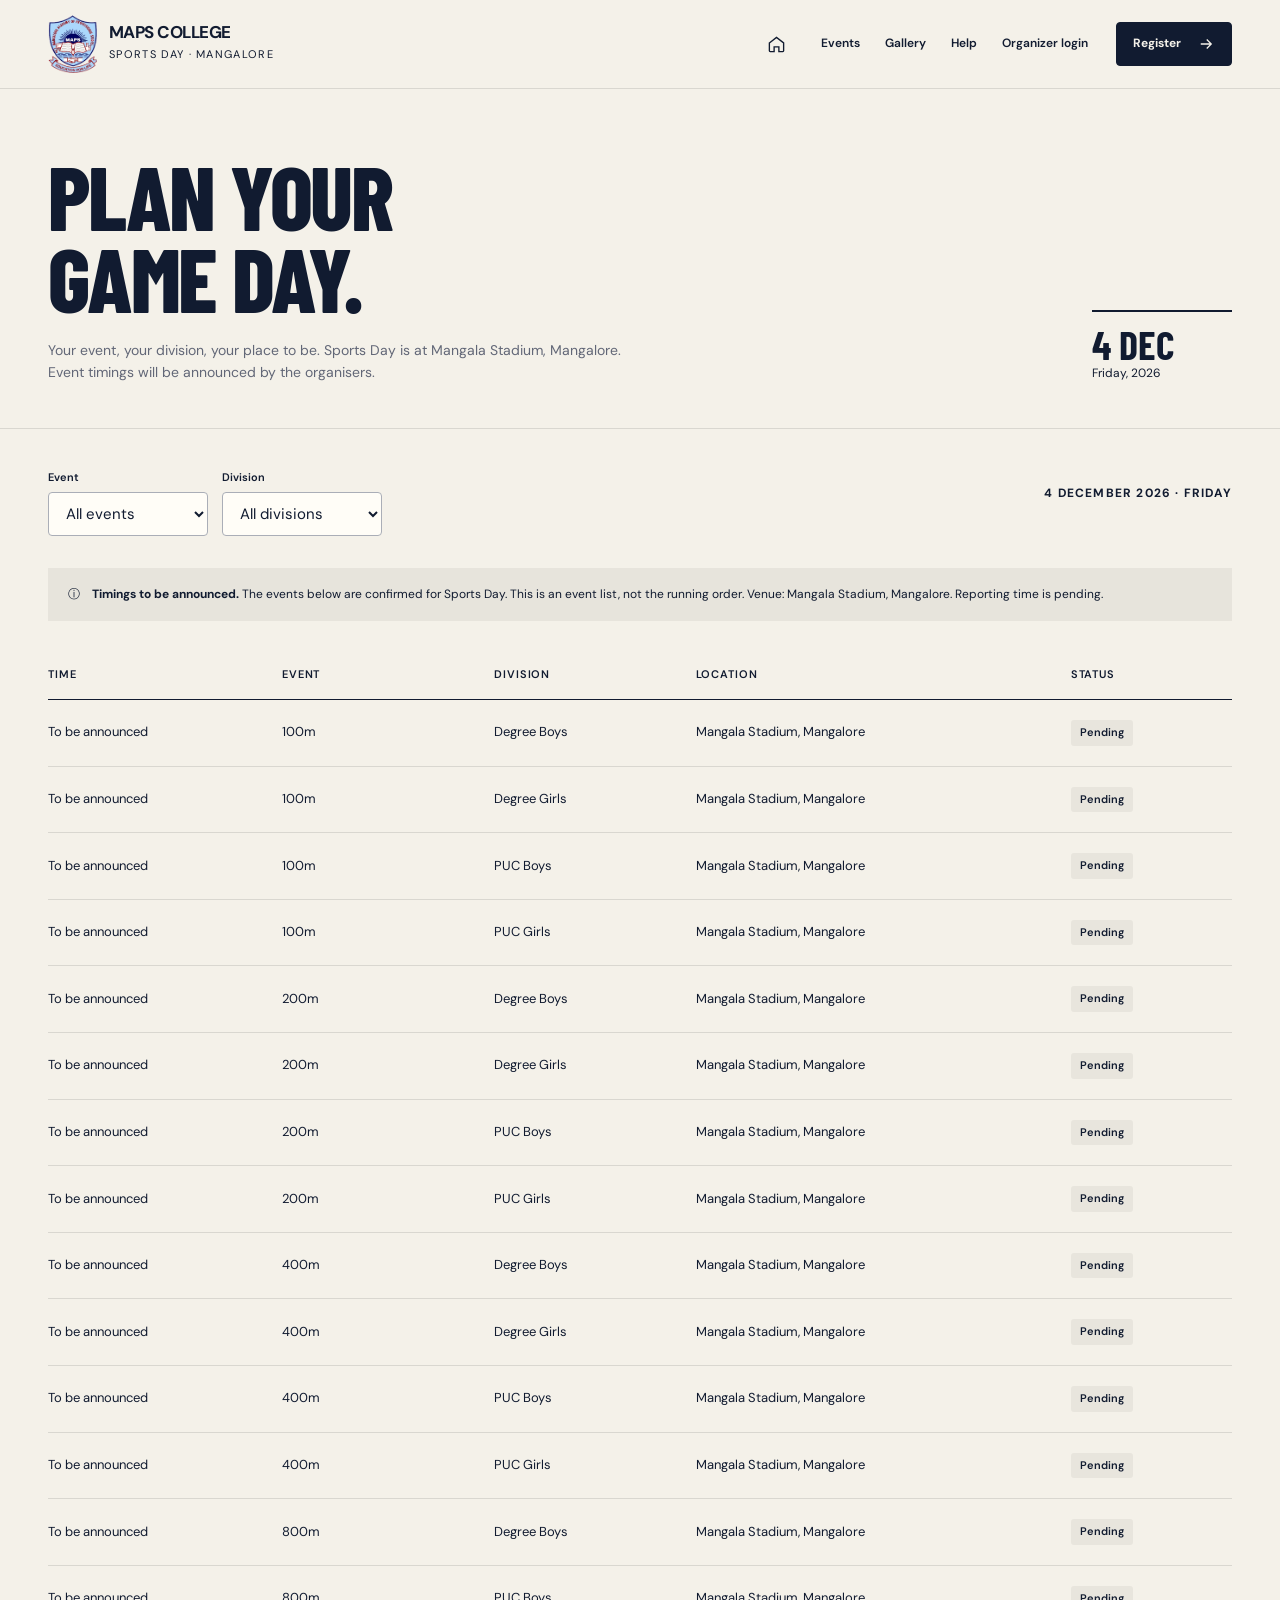
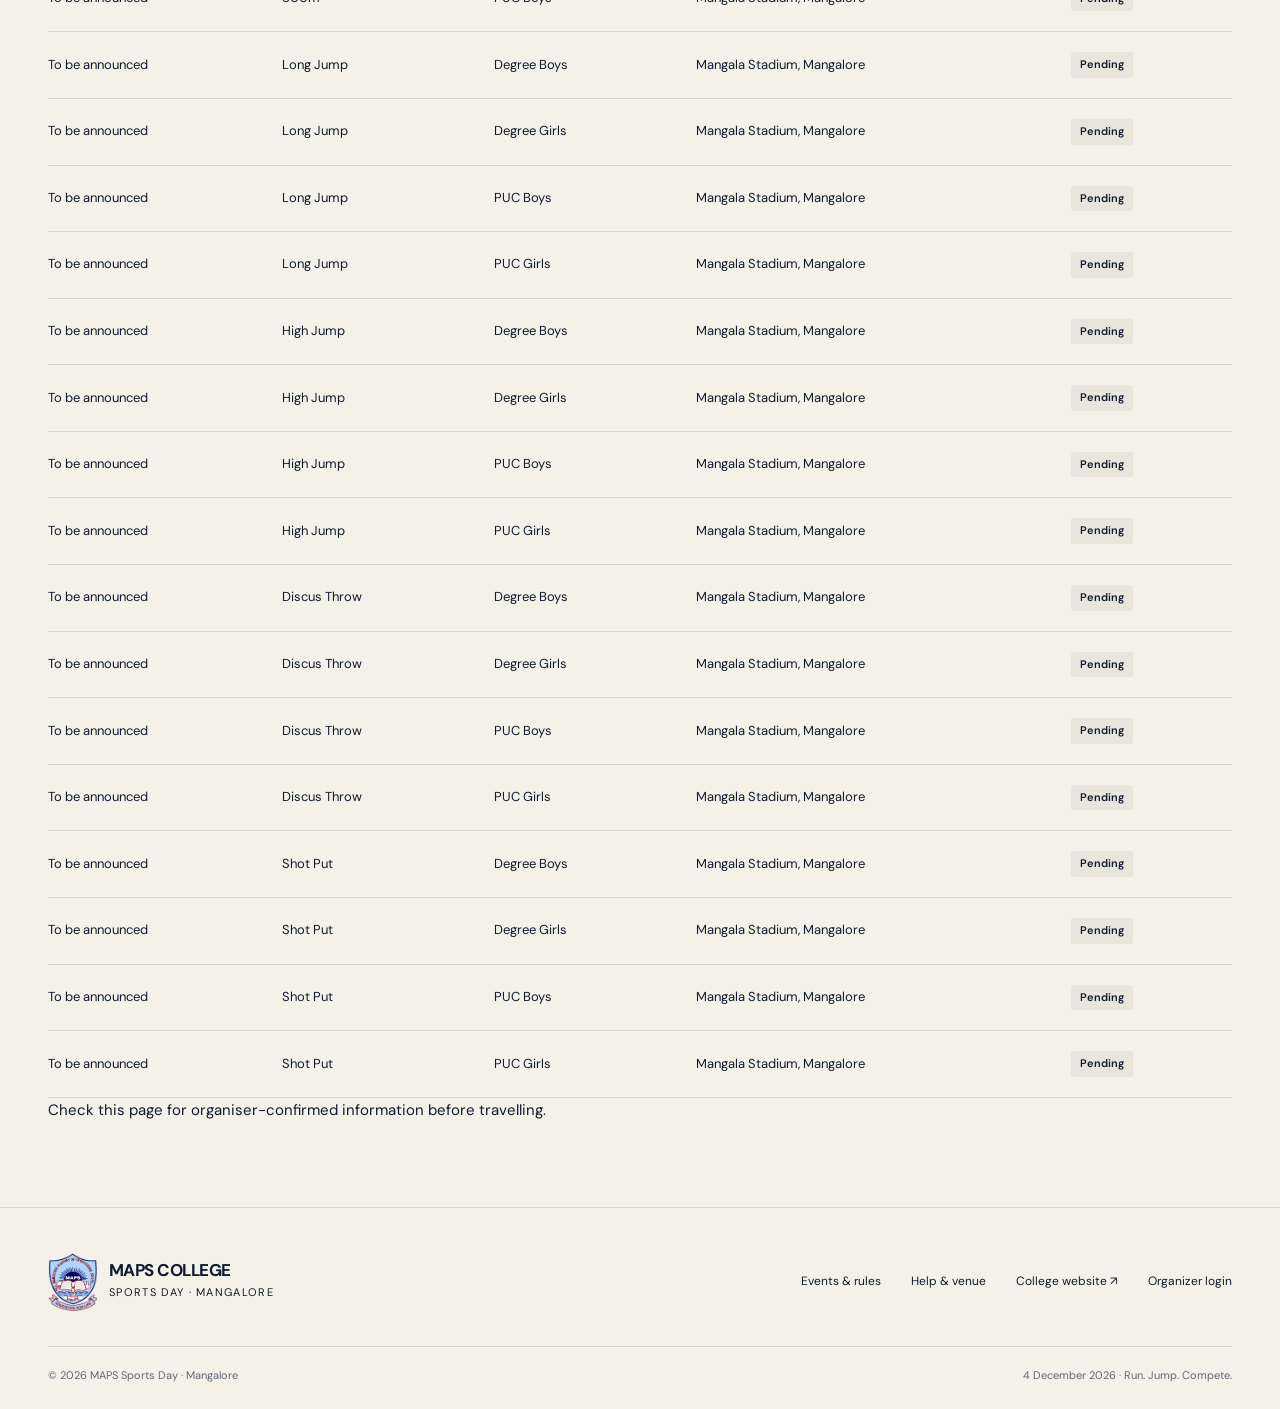
<file: MAPS-Sports-Day-Website/pages/schedule.html>
<!doctype html>
<html lang="en">
<head>
  <meta charset="utf-8"><meta name="viewport" content="width=device-width, initial-scale=1"><meta name="theme-color" content="#f4f1e9">
  <title>Schedule · MAPS Sports Day 2026</title><link rel="stylesheet" href="../style.css">
</head>
<body data-page="schedule">
  <a class="skip" href="#main">Skip to content</a>
  <header class="masthead"><nav class="nav container" aria-label="Main navigation">
    <a class="brand" href="../index.html" aria-label="MAPS Sports Day home"><span class="brand-image"><img src="../assets/images/maps-logo.png" alt=""></span><span><strong>MAPS COLLEGE</strong><span>Sports Day · Mangalore</span></span></a>
    <div class="nav-links" id="primary-navigation"><a class="nav-home" href="../index.html" aria-label="Home" title="Home"><svg viewBox="0 0 24 24" fill="none" stroke="currentColor" stroke-width="1.7" aria-hidden="true"><path d="m3 10 9-7 9 7v10a1 1 0 0 1-1 1h-5v-6H9v6H4a1 1 0 0 1-1-1z"/></svg></a><a href="events.html">Events</a><a href="gallery.html">Gallery</a><a href="help.html">Help</a><a href="organizer-login.html">Organizer login</a></div>
    <a class="button small" href="register.html">Register <svg viewBox="0 0 24 24" fill="none" stroke="currentColor" stroke-width="1.7" aria-hidden="true"><path d="M5 12h14M13 6l6 6-6 6"/></svg></a>
    <button class="menu-toggle" type="button" aria-label="Open navigation" aria-expanded="false" aria-controls="primary-navigation"><svg viewBox="0 0 24 24" fill="none" stroke="currentColor" stroke-width="1.7" aria-hidden="true"><path d="M4 8h16M4 16h16"/></svg></button>
  </nav></header>
  <main id="main">
    <section class="page-hero"><div class="container"><div class="page-title-line"><div><h1>Plan your<br>game day.</h1><p>Your event, your division, your place to be. Sports Day is at Mangala Stadium, Mangalore. Event timings will be announced by the organisers.</p></div><div class="date-stamp"><strong>4 DEC</strong>Friday, 2026</div></div></div></section>
    <section class="content container">
      <div class="toolbar">
        <div class="filters">
          <div class="filter"><label for="schedule-event-filter">Event</label><select id="schedule-event-filter"><option value="all">All events</option><option>100m</option><option>200m</option><option>400m</option><option>800m</option><option>Long Jump</option><option>High Jump</option><option>Discus Throw</option><option>Shot Put</option></select></div>
          <div class="filter"><label for="schedule-division-filter">Division</label><select id="schedule-division-filter"><option value="all">All divisions</option><option>Degree Boys</option><option>Degree Girls</option><option>PUC Boys</option><option>PUC Girls</option></select></div>
        </div>
        <span class="track-tag">4 December 2026 · Friday</span>
      </div>
      <div class="notice"><span aria-hidden="true">ⓘ</span><p><strong>Timings to be announced.</strong> The events below are confirmed for Sports Day. This is an event list, not the running order. Venue: Mangala Stadium, Mangalore. Reporting time is pending.</p></div>
      <div class="table-wrap"><table><thead><tr><th>Time</th><th>Event</th><th>Division</th><th>Location</th><th>Status</th></tr></thead><tbody id="schedule-body"></tbody></table></div>
      <p class="page-note">Check this page for organiser-confirmed information before travelling.</p>
    </section>
  </main>
  <footer class="footer"><div class="container"><div class="footer-top"><a class="brand" href="../index.html" aria-label="MAPS Sports Day home"><span class="brand-image"><img src="../assets/images/maps-logo.png" alt=""></span><span><strong>MAPS COLLEGE</strong><span>Sports Day · Mangalore</span></span></a><nav class="footer-links" aria-label="Footer links"><a href="events.html">Events &amp; rules</a><a href="help.html">Help &amp; venue</a><a href="https://mapsmangalore.com/" target="_blank" rel="noopener">College website ↗</a><a href="organizer-login.html">Organizer login</a></nav></div><div class="footer-bottom"><span>© 2026 MAPS Sports Day · Mangalore</span>  <span>4 December 2026 · Run. Jump. Compete.</span></div></div></footer>
  <script src="../script.js" defer></script>
</body>
</html>
</file>
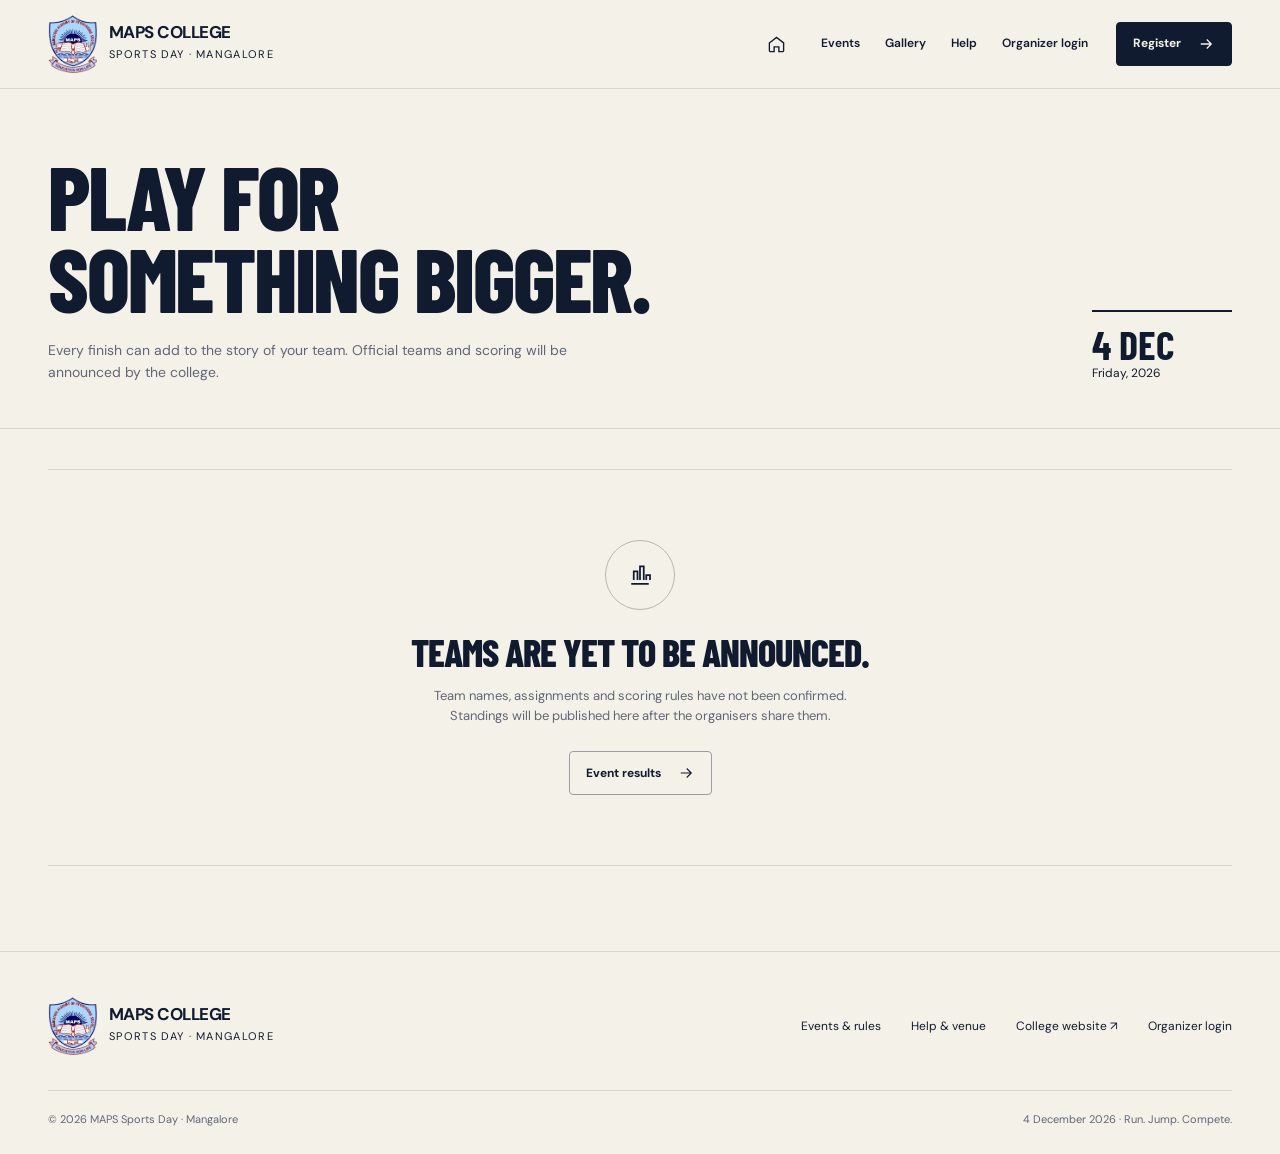
<file: MAPS-Sports-Day-Website/pages/standings.html>
<!doctype html>
<html lang="en">
<head>
  <meta charset="utf-8"><meta name="viewport" content="width=device-width, initial-scale=1"><meta name="theme-color" content="#f4f1e9">
  <title>Team standings · MAPS Sports Day 2026</title><link rel="stylesheet" href="../style.css">
</head>
<body data-page="standings">
  <a class="skip" href="#main">Skip to content</a>
  <header class="masthead"><nav class="nav container" aria-label="Main navigation">
    <a class="brand" href="../index.html" aria-label="MAPS Sports Day home"><span class="brand-image"><img src="../assets/images/maps-logo.png" alt=""></span><span><strong>MAPS COLLEGE</strong><span>Sports Day · Mangalore</span></span></a>
    <div class="nav-links" id="primary-navigation"><a class="nav-home" href="../index.html" aria-label="Home" title="Home"><svg viewBox="0 0 24 24" fill="none" stroke="currentColor" stroke-width="1.7" aria-hidden="true"><path d="m3 10 9-7 9 7v10a1 1 0 0 1-1 1h-5v-6H9v6H4a1 1 0 0 1-1-1z"/></svg></a><a href="events.html">Events</a><a href="gallery.html">Gallery</a><a href="help.html">Help</a><a href="organizer-login.html">Organizer login</a></div>
    <a class="button small" href="register.html">Register <svg viewBox="0 0 24 24" fill="none" stroke="currentColor" stroke-width="1.7" aria-hidden="true"><path d="M5 12h14M13 6l6 6-6 6"/></svg></a>
    <button class="menu-toggle" type="button" aria-label="Open navigation" aria-expanded="false" aria-controls="primary-navigation"><svg viewBox="0 0 24 24" fill="none" stroke="currentColor" stroke-width="1.7" aria-hidden="true"><path d="M4 8h16M4 16h16"/></svg></button>
  </nav></header>
  <main id="main">
    <section class="page-hero"><div class="container"><div class="page-title-line"><div><h1>Play for<br>something bigger.</h1><p>Every finish can add to the story of your team. Official teams and scoring will be announced by the college.</p></div><div class="date-stamp">    <strong>4 DEC</strong>Friday, 2026</div></div></div></section>
    <section class="content container">
      <div class="empty reveal">
        <div class="empty-art" aria-hidden="true"><svg viewBox="0 0 24 24" fill="none" stroke="currentColor" stroke-width="1.4"><path d="M5 19h14M7 16V9h3v7m2 0V5h3v11m2 0v-4h3v4"/></svg></div>
        <h2>Teams are yet to be announced.</h2>
        <p>Team names, assignments and scoring rules have not been confirmed. Standings will be published here after the organisers share them.</p>
        <a class="button outline small" href="results.html">Event results <svg viewBox="0 0 24 24" fill="none" stroke="currentColor" stroke-width="1.5" aria-hidden="true"><path d="M5 12h14M13 6l6 6-6 6"/></svg></a>
      </div>
    </section>
  </main>
  <footer class="footer"><div class="container"><div class="footer-top"><a class="brand" href="../index.html" aria-label="MAPS Sports Day home"><span class="brand-image"><img src="../assets/images/maps-logo.png" alt=""></span><span><strong>MAPS COLLEGE</strong><span>Sports Day · Mangalore</span></span></a><nav class="footer-links" aria-label="Footer links"><a href="events.html">Events &amp; rules</a><a href="help.html">Help &amp; venue</a><a href="https://mapsmangalore.com/" target="_blank" rel="noopener">College website ↗</a><a href="organizer-login.html">Organizer login</a></nav></div><div class="footer-bottom"><span>© 2026 MAPS Sports Day · Mangalore</span>  <span>4 December 2026 · Run. Jump. Compete.</span></div></div></footer>
  <script src="../script.js" defer></script>
</body>
</html>
</file>
<file: MAPS-Sports-Day-Website/style.css>
/* MAPS Sports Day 2026 — shared visual system */
@font-face {
  font-family: "DM Sans";
  src: url("assets/fonts/dm-sans-regular.ttf") format("truetype");
  font-style: normal;
  font-weight: 400;
  font-display: swap;
}
@font-face {
  font-family: "DM Sans";
  src: url("assets/fonts/dm-sans-medium.ttf") format("truetype");
  font-style: normal;
  font-weight: 500;
  font-display: swap;
}
@font-face {
  font-family: "DM Sans";
  src: url("assets/fonts/dm-sans-semibold.ttf") format("truetype");
  font-style: normal;
  font-weight: 600;
  font-display: swap;
}
@font-face {
  font-family: "DM Sans";
  src: url("assets/fonts/dm-sans-bold.ttf") format("truetype");
  font-style: normal;
  font-weight: 700;
  font-display: swap;
}
@font-face {
  font-family: "Barlow Condensed";
  src: url("assets/fonts/barlow-condensed-bold.ttf") format("truetype");
  font-style: normal;
  font-weight: 700;
  font-display: swap;
}
@font-face {
  font-family: "Barlow Condensed";
  src: url("assets/fonts/barlow-condensed-extrabold.ttf") format("truetype");
  font-style: normal;
  font-weight: 800;
  font-display: swap;
}

:root {
  color-scheme: light;
  --ink: #111b30;
  --paper: #f4f1e9;
  --white: #fffdf7;
  --red: #eb5635;
  --gold: #efd486;
  --muted: #626777;
  --line: #d9d7d0;
  --ease: cubic-bezier(.23, 1, .32, 1);
}

*, *::before, *::after { box-sizing: border-box; }
html { scroll-behavior: smooth; scroll-padding-top: 100px; }
body {
  margin: 0;
  background: var(--paper);
  color: var(--ink);
  font: 400 15px/1.6 "DM Sans", Arial, sans-serif;
  -webkit-font-smoothing: antialiased;
}
body, button, input, select, textarea { font-family: "DM Sans", Arial, sans-serif; }
a { color: inherit; text-decoration: none; }
button, input, select, textarea { font: inherit; border-radius: 4px; }
button, a, input, select, textarea { -webkit-tap-highlight-color: transparent; }
button { cursor: pointer; color: inherit; }
button:disabled { cursor: not-allowed; }
img { display: block; max-width: 100%; }
svg { display: block; width: 20px; height: 20px; flex-shrink: 0; }
h1, h2, h3, p { margin: 0; }
h1, h2, .display {
  font-family: "Barlow Condensed", Impact, sans-serif;
  font-weight: 800;
  line-height: .92;
  letter-spacing: -.025em;
  text-transform: uppercase;
  text-wrap: balance;
}
h1 { font-size: clamp(58px, 8vw, 96px); }
h2 { font-size: clamp(44px, 5vw, 70px); }
h3 { font-size: 20px; line-height: 1.3; }
p { max-width: 70ch; }
::selection { background: var(--gold); color: var(--ink); }
:focus-visible { outline: 3px solid #9b351f; outline-offset: 5px; }
input, textarea { caret-color: #a53921; }
::-webkit-scrollbar { width: 8px; height: 8px; }
::-webkit-scrollbar-track { background: var(--paper); }
::-webkit-scrollbar-thumb { background: #9ba0aa; border-radius: 8px; }
[hidden] { display: none !important; }

.skip { position: fixed; z-index: 100; top: 8px; left: 8px; padding: 12px; background: var(--gold); transform: translateY(-150%); }
.skip:focus { transform: none; }
.container { width: min(1280px, calc(100% - 96px)); margin-inline: auto; }

/* Sticky navigation */
.masthead { position: sticky; top: 0; z-index: 40; background: var(--paper); border-bottom: 1px solid var(--line); }
.nav { position: relative; display: flex; align-items: center; gap: 28px; height: 88px; }
.brand { display: flex; align-items: center; gap: 12px; flex-shrink: 0; }
.brand-image { width: 49px; overflow: hidden; }
.brand img { width: 49px; height: 58px; max-width: none; object-fit: cover; object-position: left center; }
.brand strong { display: block; font-size: 17px; line-height: 1.15; letter-spacing: -.03em; }
.brand span { display: block; font-size: 11px; line-height: 2; letter-spacing: .12em; text-transform: uppercase; }
.nav-links { display: flex; align-items: center; gap: 25px; margin-left: auto; }
.nav-links a { position: relative; display: flex; align-items: center; min-height: 44px; font-size: 12px; font-weight: 600; }
.nav-links a::after { position: absolute; right: 0; bottom: 5px; left: 0; height: 2px; background: var(--red); content: ""; transform: scaleX(0); transform-origin: left; transition: transform 160ms var(--ease); }
.nav-links a[aria-current="page"]::after { transform: scaleX(1); }
.nav-links a.nav-home { justify-content: center; min-width: 40px; }
.nav-links a.nav-home::after { display: none; }
.nav-home svg { width: 19px; height: 19px; }
.menu-toggle { display: none; width: 44px; height: 44px; padding: 10px; border: 0; background: transparent; }
.menu-toggle svg { width: 24px; height: 24px; }

.button { display: inline-flex; align-items: center; justify-content: center; gap: 16px; min-height: 48px; padding: 13px 23px; border: 1px solid var(--ink); border-radius: 4px; background: var(--ink); color: var(--paper); font-size: 13px; font-weight: 700; transition: transform 160ms var(--ease), background 160ms var(--ease), color 160ms var(--ease); }
.button svg { width: 18px; height: 18px; }
.button.red { border-color: var(--red); background: var(--red); color: var(--ink); }
.button.light { border-color: var(--paper); background: var(--paper); color: var(--ink); }
.button.outline { border-color: #9b9da2; background: transparent; color: var(--ink); }
.button.text { padding-inline: 0; border-color: transparent; background: transparent; color: inherit; }
.button.small { min-height: 44px; padding: 9px 16px; font-size: 12px; }
.button:active { transform: scale(.97); }
.button:disabled { opacity: .55; }

/* Home hero and track artwork */
.hero { position: relative; overflow: hidden; background: var(--ink); color: var(--paper); }
.hero-inner { position: relative; display: grid; grid-template-columns: 1fr 1.16fr; align-items: center; gap: 20px; min-height: 650px; padding-block: 58px 68px; }
.hero-copy { position: relative; z-index: 2; animation: hero-enter 950ms var(--ease) both; }
.event-line { display: flex; align-items: center; gap: 18px; margin-bottom: 28px; font-size: 12px; letter-spacing: .03em; }
.event-line i { width: 6px; height: 6px; border-radius: 50%; background: var(--gold); }
.hero h1 { max-width: 600px; font-size: clamp(72px, 8vw, 96px); line-height: .95; }
.hero h1 span { display: block; color: var(--red); }
.hero-description { max-width: 350px; margin: 24px 0 28px; color: #c4cad6; font-size: 14px; line-height: 1.8; }
.hero-actions { display: flex; align-items: center; gap: 24px; }
.hero-actions .text { color: var(--paper); }
.hero-visual { position: relative; isolation: isolate; height: 500px; min-width: 0; }
.year-graphic { position: absolute; z-index: 0; top: -12%; right: 0; left: 5%; color: #1f2e48; font: 800 clamp(180px, 25vw, 380px)/1 "Barlow Condensed", Impact, sans-serif; text-align: center; pointer-events: none; }
.track-art { position: absolute; z-index: 1; top: 8%; left: -1%; width: 106%; height: 90%; object-fit: contain; filter: drop-shadow(0 22px 12px rgb(0 0 0 / 20%)); animation: track-float 6s ease-in-out infinite; }
.scene-caption { position: absolute; z-index: 2; right: 25px; bottom: 3px; display: flex; align-items: center; gap: 8px; color: #b7c2d3; font-size: 11px; letter-spacing: .14em; text-transform: uppercase; }
.scene-caption span { width: 5px; height: 5px; border-radius: 50%; background: var(--red); }
.scene-toggle { position: absolute; z-index: 3; top: 8px; right: 0; min-height: 44px; padding: 8px 11px; border: 1px solid #566176; background: transparent; color: var(--paper); font-size: 11px; }
.hero-bottom { display: flex; align-items: center; justify-content: space-between; gap: 20px; padding: 19px 0; border-top: 1px solid #394359; color: #bdc5d3; font-size: 11px; }
.hero-bottom strong { color: var(--paper); font-weight: 500; }
.hero-bottom .countdown { color: var(--gold); font-weight: 700; font-variant-numeric: tabular-nums; }
.ticker { overflow: hidden; padding: 13px 0; border-block: 1px solid var(--red); background: var(--red); color: var(--ink); }
.ticker-track { display: flex; gap: 40px; width: max-content; animation: marquee 32s linear infinite; font: 700 24px/1.2 "Barlow Condensed", Impact, sans-serif; letter-spacing: .04em; text-transform: uppercase; }
.ticker-track span { display: flex; align-items: center; gap: 40px; white-space: nowrap; }
.ticker-track b { font-size: 16px; font-weight: 400; }

/* Home sections */
.section { padding-block: 96px; }
.section-head { display: flex; align-items: end; justify-content: space-between; gap: 30px; margin-bottom: 36px; }
.section-head p { max-width: 310px; color: var(--muted); font-size: 13px; }
.section-head h2 span { color: #a53921; }
.event-preview { display: grid; grid-template-columns: 1fr 1fr; gap: 60px; }
.track-tag { margin-bottom: 18px; font-size: 12px; font-weight: 700; letter-spacing: .1em; text-transform: uppercase; }
.event-list { border-top: 1px solid var(--ink); }
.event-row { display: grid; grid-template-columns: 90px 1fr 28px; align-items: center; gap: 15px; min-height: 94px; padding: 22px 0; border-bottom: 1px solid var(--line); transition: color 160ms var(--ease); }
.event-row .distance { font: 700 40px/1 "Barlow Condensed", Impact, sans-serif; }
.event-row strong { display: block; font-size: 16px; }
.event-row small { color: var(--muted); font-size: 11px; }
.event-row svg { color: #747886; }
.photo-story { display: grid; grid-template-columns: 1.2fr 1fr; align-items: center; gap: 65px; }
.feature-photo { position: relative; height: 470px; overflow: hidden; background: #dedbd3; }
.feature-photo img { width: 100%; height: 100%; object-fit: cover; }
.photo-label { position: absolute; bottom: 22px; left: 25px; padding: 8px 14px; background: var(--paper); font-size: 11px; font-weight: 600; }
.photo-story h2 { margin-bottom: 24px; }
.photo-story p { margin-bottom: 26px; color: var(--muted); font-size: 14px; }
.photo-story p + p { margin-top: 18px; }
.story-numbers { display: flex; gap: 45px; margin-top: 30px; padding-top: 24px; border-top: 1px solid var(--line); }
.story-numbers strong { display: block; font: 800 44px/1 "Barlow Condensed", Impact, sans-serif; }
.story-numbers span { color: var(--muted); font-size: 11px; }
.dark-section { background: var(--ink); color: var(--paper); }
.dark-section .section-head p { color: #bcc5d4; }
.dark-section .button.outline { color: var(--paper); }
.schedule-preview { display: grid; grid-template-columns: 1fr 1fr 1fr; gap: 35px; padding-top: 26px; border-top: 1px solid #546074; }
.schedule-preview div { padding-bottom: 15px; }
.schedule-preview strong { display: block; margin-bottom: 10px; font-size: 17px; }
.schedule-preview span { color: #bdc5d3; font-size: 12px; }
.results-preview { display: grid; grid-template-columns: 1fr 1fr; gap: 60px; }
.result-link { display: grid; grid-template-columns: 90px 1fr 28px; align-items: center; gap: 15px; min-height: 94px; border-bottom: 1px solid var(--line); transition: color 160ms var(--ease); }
.result-link:first-child { border-top: 1px solid var(--ink); }
.result-link .mark { font: 700 36px/1 "Barlow Condensed", Impact, sans-serif; }
.result-link strong { display: block; font-size: 16px; }
.result-link small { color: var(--muted); font-size: 11px; }
.closing { padding: 70px 0; background: var(--gold); }
.closing-inner { display: flex; align-items: center; justify-content: space-between; gap: 30px; }
.closing h2 { max-width: 650px; }
.footer { padding: 45px 0 25px; border-top: 1px solid var(--line); }
.footer-top { display: flex; justify-content: space-between; gap: 35px; padding-bottom: 35px; }
.footer-links { display: flex; align-items: center; gap: 30px; font-size: 12px; }
.footer-bottom { display: flex; justify-content: space-between; gap: 20px; padding-top: 20px; border-top: 1px solid var(--line); color: var(--muted); font-size: 11px; }

/* Interior pages */
.page-hero { padding: 65px 0 44px; border-bottom: 1px solid var(--line); }
.page-title-line { display: flex; align-items: end; justify-content: space-between; gap: 30px; }
.page-hero h1 { font-size: clamp(58px, 7vw, 90px); }
.page-hero p { max-width: 580px; margin-top: 20px; color: var(--muted); font-size: 14px; }
.date-stamp { min-width: 140px; padding-top: 12px; border-top: 2px solid var(--ink); font-size: 12px; }
.date-stamp strong { display: block; font: 700 40px/1 "Barlow Condensed", Impact, sans-serif; }
.content { min-height: 420px; padding: 40px 0 85px; }
.maintenance-notice { display: grid; justify-items: center; gap: 24px; max-width: 720px; margin: 20px auto; padding: 48px 32px; border-radius: 8px; background: var(--white); text-align: center; }
.maintenance-notice p { font-size: 18px; font-weight: 600; }
.toolbar { display: flex; flex-wrap: wrap; align-items: center; justify-content: space-between; gap: 18px; margin-bottom: 32px; }
.segmented { display: flex; flex-wrap: wrap; gap: 4px; width: max-content; max-width: 100%; padding: 4px; border: 1px solid var(--line); border-radius: 6px; background: #ebe8e0; }
.segmented button { min-height: 44px; padding: 10px 18px; border: 0; background: transparent; color: var(--muted); font-size: 12px; font-weight: 600; }
.segmented button[aria-pressed="true"] { background: var(--ink); color: var(--paper); }
.filters { display: flex; flex-wrap: wrap; align-items: end; gap: 14px; }
.filter label { display: block; margin-bottom: 6px; font-size: 11px; font-weight: 600; }
.filter select, .filter input { min-width: 160px; min-height: 44px; padding: 10px 13px; border: 1px solid #aaaeb7; background: var(--white); color: var(--ink); }
.notice { display: flex; align-items: start; gap: 12px; margin-bottom: 30px; padding: 17px 20px; background: #e7e4dc; font-size: 12px; }
.notice p { max-width: none; }
.notice strong { font-weight: 700; }
.notice.demo { background: #f3e6be; }
.event-catalog { display: grid; grid-template-columns: 1fr 1fr; gap: 0 55px; }
.catalog-item { display: flex; align-items: center; gap: 25px; padding: 27px 0; border-top: 1px solid var(--line); }
.catalog-mark { position: relative; display: grid; place-items: center; width: 85px; height: 85px; flex-shrink: 0; border: 1px solid #c2bcae; border-radius: 50%; font: 700 35px/1 "Barlow Condensed", Impact, sans-serif; transition: transform 220ms var(--ease), background 220ms var(--ease); }
.catalog-item h3 { margin-bottom: 7px; }
.catalog-item p { color: var(--muted); font-size: 12px; }
.catalog-item a { display: inline-flex; align-items: center; gap: 10px; min-height: 44px; margin-top: 8px; font-size: 12px; font-weight: 700; }
.rules-strip { display: grid; grid-template-columns: 1fr 1fr 1fr; gap: 30px; margin-top: 45px; padding: 35px; background: var(--ink); color: var(--paper); }
.rules-strip strong { display: block; margin-bottom: 8px; font-size: 18px; }
.rules-strip p { color: #c4cad6; font-size: 12px; }
.table-wrap { overflow-x: auto; }
table { width: 100%; border-collapse: collapse; font-size: 13px; font-variant-numeric: tabular-nums; }
th { padding: 15px 18px; border-bottom: 1px solid var(--ink); text-align: left; white-space: nowrap; font-size: 11px; font-weight: 600; letter-spacing: .08em; text-transform: uppercase; }
td { padding: 20px 18px; border-bottom: 1px solid var(--line); }
td:first-child, th:first-child { padding-left: 0; }
td strong { font-weight: 600; }
td small { display: block; margin-top: 4px; color: var(--muted); font-size: 11px; }
.status-pill { display: inline-flex; padding: 4px 9px; border-radius: 3px; background: #e8e5dd; font-size: 11px; font-weight: 600; white-space: nowrap; }
.status-pill.published { background: #dce9dc; color: #244b30; }
.empty { padding: 70px 30px; border-block: 1px solid var(--line); text-align: center; }
.empty-art { display: grid; place-items: center; width: 70px; height: 70px; margin: 0 auto 25px; border: 1px solid #bab7ae; border-radius: 50%; }
.empty-art svg { width: 30px; height: 30px; }
.empty h2 { margin-bottom: 16px; font-size: 38px; }
.empty p { max-width: 460px; margin: 0 auto 24px; color: var(--muted); font-size: 13px; }
.result-section { margin: 28px 0 40px; }
.result-heading { display: flex; align-items: center; justify-content: space-between; gap: 15px; padding-bottom: 18px; border-bottom: 1px solid var(--ink); }
.result-heading h3 { font: 700 30px/1 "Barlow Condensed", Impact, sans-serif; text-transform: uppercase; }
.result-heading span { color: var(--muted); font-size: 11px; }
.podium-row { display: grid; grid-template-columns: 60px 1.5fr 1fr 100px; align-items: center; gap: 18px; padding: 20px 0; border-bottom: 1px solid var(--line); font-size: 13px; }
.place { font: 700 32px/1 "Barlow Condensed", Impact, sans-serif; }
.place.first { color: #805b14; }
.podium-row small { display: block; color: var(--muted); font-size: 11px; }
.team-dot { display: inline-block; width: 8px; height: 8px; margin-right: 8px; border-radius: 50%; }
.standing-row { display: grid; grid-template-columns: 50px 1.5fr 1fr 120px; align-items: center; gap: 25px; padding: 28px 0; border-bottom: 1px solid var(--line); }
.standing-row .team-name { font-size: 22px; font-weight: 600; }
.standing-row .points { font: 700 45px/1 "Barlow Condensed", Impact, sans-serif; text-align: right; }
.standing-row .points small { display: block; color: var(--muted); font: 400 11px/1.6 "DM Sans", Arial, sans-serif; }
.medals { display: flex; gap: 18px; font-size: 12px; }
.medals span { display: flex; align-items: center; gap: 6px; }
.medal-dot { width: 7px; height: 7px; border-radius: 50%; background: #b99b47; }
.medal-dot.silver { background: #818b9b; }
.medal-dot.bronze { background: #a85d37; }
.gallery-grid { display: grid; grid-template-columns: minmax(0, 680px); justify-content: center; }
.gallery-button { width: 100%; padding: 0; border: 0; background: transparent; text-align: left; }
.gallery-image { display: block; height: 400px; overflow: hidden; background: #ddd9d0; }
.gallery-image img { width: 100%; height: 100%; object-fit: cover; transition: transform 250ms var(--ease); }
.gallery-info { display: flex; justify-content: space-between; gap: 15px; padding: 18px 0; font-size: 13px; }
.gallery-info span { color: var(--muted); font-size: 11px; }
.image-crop-alt .gallery-image img { object-position: 65% center; filter: saturate(.88); }
.organiser-note { margin-top: 34px; }
dialog { width: min(1100px, 95vw); max-height: 95vh; padding: 0; border: 0; border-radius: 8px; background: var(--ink); color: var(--paper); }
dialog::backdrop { background: rgb(17 27 48 / 85%); }
dialog img { width: 100%; max-height: 80vh; object-fit: contain; }
.dialog-foot { display: flex; align-items: center; justify-content: space-between; padding: 15px 20px; font-size: 12px; }
.dialog-close { min-height: 44px; padding: 8px 15px; border: 1px solid #8f98a7; background: transparent; color: var(--paper); }
.help-grid { display: grid; grid-template-columns: 1.4fr 1fr; gap: 75px; }
.faq { border-top: 1px solid var(--line); }
details { padding: 21px 0; border-bottom: 1px solid var(--line); }
summary { min-height: 25px; cursor: pointer; font-size: 14px; font-weight: 600; }
details p { padding: 16px 0 0; color: var(--muted); font-size: 13px; }
.venue-block { padding: 35px; background: var(--ink); color: var(--paper); }
.venue-block h2 { margin-bottom: 20px; font-size: 42px; }
.venue-block p { margin-bottom: 25px; color: #bdc5d3; font-size: 13px; }
.venue-lines { display: flex; flex-direction: column; gap: 20px; padding-top: 20px; border-top: 1px solid #536079; }
.venue-lines small { display: block; color: #bdc5d3; font-size: 11px; }
.venue-lines strong { display: block; font-size: 14px; }

/* Registration form */
.form-layout { display: grid; grid-template-columns: 1.5fr 1fr; align-items: start; gap: 65px; }
.registration-form { padding: 35px; border-radius: 8px; background: var(--white); }
.form-grid { display: grid; grid-template-columns: 1fr 1fr; gap: 22px 20px; }
.form-grid .field-span-all { grid-column: 1 / -1; }
.field label { display: block; margin-bottom: 8px; font-size: 12px; font-weight: 600; }
.field input, .field select, .field textarea { width: 100%; min-height: 48px; padding: 12px; border: 1px solid #a7abb3; background: transparent; color: var(--ink); }
.field textarea { min-height: 90px; resize: vertical; }
.field input::placeholder, .field textarea::placeholder { color: #707583; }
.field.full { grid-column: 1 / -1; }
.form-title { margin-bottom: 25px; font: 700 32px/1 "Barlow Condensed", Impact, sans-serif; text-transform: uppercase; }
.form-intro { margin-bottom: 28px; color: var(--muted); font-size: 13px; }
.event-group-heading { margin: 24px 0 12px; font-size: 12px; font-weight: 700; letter-spacing: .07em; text-transform: uppercase; }
.event-options { display: grid; grid-template-columns: 1fr 1fr; gap: 10px; }
.event-option { display: flex; align-items: center; gap: 12px; min-height: 70px; padding: 13px; border: 1px solid #c3c6cd; border-radius: 4px; cursor: pointer; font-size: 12px; transition: background 160ms var(--ease), border-color 160ms var(--ease); }
.event-option:has(input:checked) { border-color: #a98c3e; background: #f5e9ce; }
.event-option:has(input:disabled) { opacity: .55; cursor: not-allowed; }
.event-option input { width: 16px; height: 16px; flex-shrink: 0; accent-color: var(--ink); }
.event-option strong { display: block; }
.event-option small { display: block; margin-top: 3px; color: var(--muted); font-size: 11px; }
.form-aside { position: sticky; top: 122px; }
.form-aside h2 { margin-bottom: 25px; font-size: 48px; }
.form-aside > p { margin-bottom: 25px; color: var(--muted); font-size: 13px; }
.limits { border-top: 1px solid var(--line); }
.limit-line { display: flex; justify-content: space-between; gap: 12px; padding: 16px 0; border-bottom: 1px solid var(--line); font-size: 12px; }
.limit-line strong { font-variant-numeric: tabular-nums; }
.selection-summary { display: flex; flex-wrap: wrap; gap: 7px; margin-top: 22px; }
.selection-summary span { padding: 7px 10px; border-radius: 3px; background: #e5e1d7; font-size: 11px; }
.form-error { min-height: 25px; padding-top: 15px; color: #942f1b; font-size: 12px; }
.form-error:empty { min-height: 0; padding: 0; }
.form-actions { display: flex; align-items: center; justify-content: space-between; gap: 16px; margin-top: 30px; }
.form-actions .button { margin-left: auto; }
.confirmation-section { padding-top: 62px; }
.confirmation-card { max-width: 760px; margin-inline: auto; padding: clamp(30px, 6vw, 64px); border-radius: 8px; background: var(--white); }
.confirmation-check { display: grid; place-items: center; width: 58px; height: 58px; margin-bottom: 28px; border-radius: 50%; background: #e3ebdf; color: #355e2a; font-size: 32px; font-weight: 700; }
.confirmation-card .track-tag { margin-bottom: 12px; color: #355e2a; }
.confirmation-card h1 { margin-bottom: 22px; font-size: clamp(54px, 8vw, 82px); }
.confirmation-lead { margin-bottom: 28px; color: var(--muted); }
.confirmation-detail { display: grid; gap: 5px; padding: 16px 0; border-block: 1px solid var(--line); }
.confirmation-detail small, .confirmation-reference { color: var(--muted); font-size: 12px; }
.confirmation-reference { margin-top: 14px; }
.confirmation-reference strong { color: var(--ink); font-variant-numeric: tabular-nums; }
.confirmation-actions { display: flex; flex-wrap: wrap; align-items: center; gap: 20px; margin-top: 28px; }
.inline-link { display: inline-flex; align-items: center; min-height: 44px; font-size: 12px; font-weight: 600; text-decoration: underline; text-underline-offset: 5px; }
.auth-layout { display: grid; grid-template-columns: 1fr 1fr; align-items: start; gap: 70px; max-width: 1040px; margin-inline: auto; }
.auth-art { position: relative; height: 450px; overflow: hidden; padding: 40px; background: var(--ink); color: var(--paper); }
.auth-art h2 { position: relative; z-index: 1; font-size: 58px; }
.auth-art p { position: relative; z-index: 1; max-width: 280px; margin-top: 25px; color: #c4cad6; font-size: 13px; }
.auth-year { position: absolute; right: -18px; bottom: -90px; color: var(--red); font: 800 320px/1 "Barlow Condensed", Impact, sans-serif; }
.auth-form { padding-top: 10px; }
.auth-form h2 { margin-bottom: 15px; font-size: 46px; }
.auth-form > p { margin-bottom: 28px; color: var(--muted); font-size: 13px; }
.auth-form .field { margin-bottom: 20px; }
.auth-form .button { width: 100%; }
.auth-message { min-height: 25px; padding-top: 12px; color: #942f1b; font-size: 12px; }
.auth-back { margin-top: 15px; }
.password-field { position: relative; }
.password-field input { padding-right: 54px; }
.password-toggle { position: absolute; top: 4px; right: 4px; display: grid; width: 40px; height: 40px; place-items: center; padding: 8px; border: 0; background: transparent; color: var(--muted); }
.password-toggle svg { width: 20px; height: 20px; }
.password-toggle .eye-slash { display: none; }
.password-toggle[aria-pressed="true"] .eye-open { display: none; }
.password-toggle[aria-pressed="true"] .eye-slash { display: block; }
.password-toggle:hover { color: var(--ink); }
.password-toggle:focus-visible { outline: 2px solid currentColor; outline-offset: 2px; }
.dashboard-head { display: flex; align-items: end; justify-content: space-between; gap: 20px; margin-bottom: 30px; }
.dashboard-head h2 { font-size: 58px; }
.dashboard-head p { margin-top: 12px; color: var(--muted); font-size: 12px; }
.dashboard-actions { display: flex; align-items: center; gap: 18px; }
.dashboard-stats { display: flex; gap: 50px; margin-bottom: 30px; padding: 22px 0; border-block: 1px solid var(--line); }
.dashboard-stats strong { display: block; font: 800 50px/1 "Barlow Condensed", Impact, sans-serif; }
.dashboard-stats span { color: var(--muted); font-size: 11px; }
.dashboard-groups { display: grid; grid-template-columns: repeat(4, minmax(0, 1fr)); gap: 12px; }
.dashboard-group { padding: 16px; border: 1px solid var(--line); background: transparent; text-align: left; transition: border-color 160ms var(--ease), background 160ms var(--ease); }
.dashboard-group[aria-pressed="true"] { border-color: var(--ink); background: #ebe8e0; }
.dashboard-group strong, .dashboard-group span { display: block; }
.dashboard-group strong { font-size: 13px; }
.dashboard-group span { margin-top: 6px; color: var(--muted); font-size: 11px; }
.dashboard-sections { display: grid; grid-template-columns: 1fr 1fr; gap: 45px; margin-top: 42px; }
.dashboard-section h3 { margin-bottom: 12px; font: 700 28px/1 "Barlow Condensed", Impact, sans-serif; text-transform: uppercase; }
.dashboard-event-list { border-top: 1px solid var(--ink); }
.dashboard-event { display: flex; align-items: center; justify-content: space-between; gap: 16px; width: 100%; min-height: 66px; padding: 12px 0; border: 0; border-bottom: 1px solid var(--line); background: transparent; text-align: left; }
.dashboard-event[aria-pressed="true"] { color: #a53921; }
.dashboard-event strong { font-size: 13px; }
.dashboard-event span { color: var(--muted); font-size: 11px; }
.dashboard-panel { margin-top: 46px; padding-top: 25px; border-top: 1px solid var(--ink); }
.dashboard-panel-head { display: flex; align-items: center; justify-content: space-between; gap: 20px; margin-bottom: 18px; }
.dashboard-panel-head h3 { font: 700 30px/1 "Barlow Condensed", Impact, sans-serif; text-transform: uppercase; }
.dashboard-tools { display: flex; align-items: center; gap: 12px; }
.dashboard-search { min-height: 44px; min-width: 220px; padding: 10px 12px; border: 1px solid #aaaeb7; background: var(--white); }
.dashboard-table { overflow-x: auto; }
.dashboard-table table { min-width: 940px; }
.dashboard-status { margin-bottom: 22px; padding: 14px 16px; border: 1px solid var(--line); background: #ebe8e0; color: var(--muted); font-size: 12px; }
.dashboard-status.error { border-color: #e1b7a9; background: #f4e4de; color: #842e1c; }
.dashboard-empty { padding: 35px 15px; border-block: 1px solid var(--line); color: var(--muted); font-size: 13px; text-align: center; }

/* Gentle motion, hover feedback, and scroll reveal */
.reveal { opacity: 1; }
.js-motion .reveal.pending { opacity: .15; transform: translateY(18px); transition: opacity 700ms var(--ease), transform 700ms var(--ease); }
.js-motion .reveal.seen { opacity: 1; transform: none; transition: opacity 700ms var(--ease), transform 700ms var(--ease); }
@keyframes hero-enter { from { transform: translateY(22px); opacity: .2; } to { transform: none; opacity: 1; } }
@keyframes marquee { to { transform: translateX(-50%); } }
@keyframes track-float { 0%, 100% { transform: translateY(0) rotate(-1deg); } 50% { transform: translateY(-7px) rotate(0deg); } }
@media (hover: hover) and (pointer: fine) {
  .button:hover { transform: translateY(-2px); background: #26344c; }
  .button.red:hover { background: #f56b49; }
  .button.light:hover { background: #fff; }
  .button.outline:hover { background: #e6e2d9; }
  .button.text:hover { background: transparent; color: var(--red); }
  .nav-links a:hover::after { transform: scaleX(1); }
  .event-row:hover, .result-link:hover { color: #a53921; }
  .catalog-item:hover .catalog-mark { transform: scale(1.05); background: #f0e3c4; }
  .gallery-button:hover img { transform: scale(1.025); }
}
.dark-section .button.outline:hover { background: #26344c; color: var(--paper); }
body[data-motion-paused="true"] .ticker-track,
body[data-motion-paused="true"] .track-art { animation-play-state: paused; }

@media (min-width: 1500px) {
  .hero-inner { min-height: 720px; }
  .hero-visual { height: 550px; }
}
@media (max-width: 1050px) {
  .container { width: calc(100% - 56px); }
  .nav { gap: 20px; }
  .nav-links { gap: 16px; }
  .nav-links a { font-size: 11px; }
  .nav .button { padding-inline: 16px; }
  .hero-inner { grid-template-columns: 1fr 1fr; min-height: 600px; }
  .hero-visual { height: 430px; }
  .event-preview, .photo-story { gap: 35px; }
  .form-layout { gap: 35px; }
  .help-grid { gap: 35px; }
  .hero h1 { font-size: 85px; }
  .footer-links { gap: 16px; }
}
@media (max-width: 800px) {
  .container { width: calc(100% - 40px); }
  .nav { height: 76px; gap: 12px; }
  .brand strong { font-size: 15px; }
  .brand span { font-size: 11px; }
  .brand-image { width: 37px; }
  .brand img { width: 37px; height: 44px; }
  .nav > .button { min-height: 44px; margin-left: auto; padding: 10px 14px; font-size: 11px; }
  .menu-toggle { display: grid; place-items: center; }
  .nav-links { position: absolute; top: 76px; right: 0; left: 0; display: none; flex-wrap: wrap; gap: 8px 20px; margin: 0; padding: 15px 20px; border-bottom: 1px solid var(--line); background: var(--paper); }
  .nav-links.open { display: flex; }
  .nav-links a { min-width: 75px; font-size: 13px; }
  .nav-links a.nav-home { min-width: 44px; }
  .hero-inner { grid-template-columns: 1fr 1fr; min-height: 540px; padding-block: 45px; }
  .hero h1 { font-size: 72px; }
  .hero-description { font-size: 12px; }
  .hero-visual { height: 370px; }
  .hero-actions { flex-wrap: wrap; gap: 16px; }
  .hero-actions .button { padding: 12px 15px; font-size: 12px; }
  .hero-bottom { flex-wrap: wrap; font-size: 11px; }
  .year-graphic { top: 0; font-size: 240px; }
  .scene-caption { right: 0; font-size: 11px; }
  .section { padding-block: 65px; }
  .section-head { align-items: start; }
  .section-head p { max-width: 220px; }
  .feature-photo { height: 380px; }
  .closing h2 { font-size: 50px; }
  .footer-top { flex-wrap: wrap; }
  .footer-links { flex-wrap: wrap; }
  .form-layout { grid-template-columns: 1fr; }
  .form-aside { position: static; order: -1; }
  .form-aside h2 { margin-bottom: 12px; font-size: 35px; }
  .form-aside > p { margin-bottom: 10px; }
  .limits { display: flex; gap: 20px; }
  .limit-line { flex: 1 1 0; gap: 10px; font-size: 11px; }
  .registration-form { padding: 28px; }
  .help-grid { grid-template-columns: 1.2fr 1fr; }
  .auth-layout { gap: 40px; }
  .auth-art { height: 420px; padding: 30px; }
  .auth-art h2 { font-size: 48px; }
  .dashboard-groups { grid-template-columns: repeat(2, minmax(0, 1fr)); }
  .dashboard-stats { gap: 28px; }
  .gallery-image { height: 300px; }
  .podium-row { grid-template-columns: 40px 1.5fr 1fr 60px; gap: 12px; }
  .standing-row { grid-template-columns: 30px 1.2fr 1fr 80px; gap: 15px; }
  .standing-row .team-name { font-size: 18px; }
}
@media (max-width: 600px) {
  .container { width: calc(100% - 36px); }
  .brand { gap: 8px; }
  .brand-image, .brand img { width: 32px; }
  .brand img { height: 40px; }
  .brand span { letter-spacing: .02em; }
  .nav { gap: 9px; }
  .hero-inner { display: flex; flex-direction: column; align-items: stretch; gap: 0; min-height: 0; padding: 40px 0 5px; }
  .hero-copy { z-index: 2; }
  .event-line { gap: 12px; margin-bottom: 24px; font-size: 11px; }
  .hero h1 { max-width: 370px; font-size: 80px; line-height: .9; }
  .hero-description { max-width: 300px; margin: 22px 0; font-size: 12px; }
  .hero-actions { gap: 12px; }
  .hero-actions .button { min-height: 44px; }
  .hero-visual { height: 340px; margin-top: 5px; }
  .year-graphic { top: -16px; left: 0; font-size: 270px; }
  .track-art { top: 3%; left: -4%; width: 108%; height: 95%; }
  .scene-toggle { top: 12px; right: 0; }
  .scene-caption { right: 5px; bottom: 6px; font-size: 11px; letter-spacing: .06em; }
  .hero-bottom { gap: 12px; padding-block: 15px; }
  .hero-bottom > span:nth-child(2) { display: none; }
  .ticker { padding: 9px 0; }
  .ticker-track, .ticker-track span { gap: 28px; }
  .ticker-track { font-size: 20px; }
  .section { padding-block: 55px; }
  .section-head { flex-direction: column; gap: 20px; margin-bottom: 28px; }
  .section-head p { max-width: 340px; }
  .event-preview, .results-preview { grid-template-columns: 1fr; gap: 35px; }
  .event-row { min-height: 82px; padding: 17px 0; }
  .event-row .distance { font-size: 36px; }
  .photo-story { grid-template-columns: 1fr; gap: 35px; }
  .feature-photo { height: 350px; }
  .photo-story h2 { font-size: 52px; }
  .story-numbers { gap: 35px; }
  .schedule-preview { grid-template-columns: 1fr; gap: 5px; }
  .schedule-preview div { padding: 16px 0; border-bottom: 1px solid #3e4b60; }
  .closing { padding-block: 45px; }
  .closing-inner { flex-direction: column; align-items: start; }
  .closing h2 { font-size: 55px; }
  .footer { padding-top: 35px; }
  .footer-top { gap: 30px; }
  .footer-links { max-width: 100%; gap: 6px 25px; }
  .footer-links a { display: flex; align-items: center; min-height: 36px; }
  .footer-bottom { flex-direction: column; gap: 10px; }
  .page-hero { padding: 45px 0 30px; }
  .page-hero h1 { font-size: 64px; }
  .page-title-line { align-items: start; gap: 20px; }
  .date-stamp { min-width: 80px; padding-top: 8px; font-size: 11px; }
  .date-stamp strong { font-size: 32px; }
  .page-hero p { margin-top: 18px; font-size: 12px; }
  .content { padding: 28px 0 60px; }
  .segmented button { padding: 9px 12px; font-size: 11px; }
  .filters { width: 100%; gap: 10px; }
  .filter { min-width: 130px; flex: 1 1 0; }
  .filter select, .filter input { width: 100%; min-width: 0; font-size: 12px; }
  .toolbar { gap: 20px; margin-bottom: 25px; }
  .notice { gap: 10px; padding: 15px; font-size: 11px; }
  .event-catalog, .gallery-grid { grid-template-columns: 1fr; }
  .event-catalog { gap: 0; }
  .catalog-item { gap: 20px; }
  .catalog-mark { width: 65px; height: 65px; font-size: 30px; }
  .rules-strip { grid-template-columns: 1fr; gap: 25px; padding: 27px; }
  .gallery-grid { gap: 25px; }
  .gallery-image { height: 320px; }
  .help-grid { grid-template-columns: 1fr; gap: 35px; }
  .auth-layout { grid-template-columns: 1fr; gap: 30px; }
  .auth-art { display: none; }
  .auth-form { padding: 0; }
  .auth-form h2 { font-size: 45px; }
  .dashboard-head { align-items: start; flex-direction: column; }
  .dashboard-head h2 { font-size: 50px; }
  .dashboard-actions { width: 100%; justify-content: space-between; }
  .dashboard-stats { justify-content: space-between; gap: 15px; }
  .dashboard-stats strong { font-size: 38px; }
  .dashboard-sections { grid-template-columns: 1fr; gap: 32px; }
  .dashboard-panel-head { align-items: start; flex-direction: column; }
  .dashboard-tools { width: 100%; }
  .dashboard-search { min-width: 0; flex: 1; }
  .venue-block { padding: 30px; }
  .form-grid { grid-template-columns: 1fr; gap: 20px; }
  .registration-form { padding: 23px 20px; }
  .confirmation-card { padding: 30px 22px; }
  .form-aside > p { font-size: 12px; }
  .limits { gap: 12px; }
  .limit-line { display: block; padding: 12px 0; font-size: 11px; }
  .limit-line strong { display: block; margin-top: 3px; font-size: 16px; }
  .event-options { gap: 8px; }
  .event-option { gap: 9px; min-height: 80px; padding: 11px; font-size: 11px; }
  .form-title { font-size: 30px; }
  .form-actions .button { padding: 12px 18px; font-size: 12px; }
  .podium-row { grid-template-columns: 30px 1fr 60px; gap: 12px; font-size: 12px; }
  .podium-row .result-team { grid-area: 2 / 2; margin-top: -10px; }
  .podium-row .result-mark { grid-area: 1 / 3; }
  .result-heading h3 { font-size: 26px; }
  .standing-row { grid-template-columns: 25px 1fr 70px; gap: 13px; padding: 23px 0; }
  .standing-row .medals { grid-area: 2 / 2; margin-top: -13px; }
  .standing-row .points { grid-area: 1 / 3; }
  .standing-row .team-name { font-size: 20px; }
  .table-wrap table { min-width: 630px; }
  th, td { padding: 16px 12px; }
  .empty { padding: 45px 10px; }
  .empty h2 { font-size: 34px; }
}
@media (max-width: 390px) {
  .container { width: calc(100% - 28px); }
  .brand strong { font-size: 13px; }
  .brand span { font-size: 9px; }
  .nav > .button { padding: 9px 11px; font-size: 10px; }
  .hero h1 { font-size: 72px; }
  .hero-actions { align-items: flex-start; flex-direction: column; }
  .hero-visual { height: 290px; }
  .year-graphic { font-size: 230px; }
  .story-numbers { gap: 22px; }
  .story-numbers strong { font-size: 38px; }
  .event-options { grid-template-columns: 1fr; }
}
@media (prefers-reduced-motion: reduce) {
  html { scroll-behavior: auto; }
  *, *::before, *::after { animation-duration: .01ms !important; animation-iteration-count: 1 !important; transition-duration: .01ms !important; }
  .js-motion .reveal.pending { opacity: 1; transform: none; }
  .hero-copy { opacity: 1; transform: none; }
}
@media print {
  .masthead, .footer, .form-aside, .form-actions, .hero, .ticker { display: none !important; }
  .container { width: 100%; }
  .registration-form { padding: 0; }
  .form-layout { display: block; }
  .content { padding: 10px; }
  .page-hero { padding: 15px 0; }
  .button { display: none !important; }
  body { background: white; }
}
</file>
